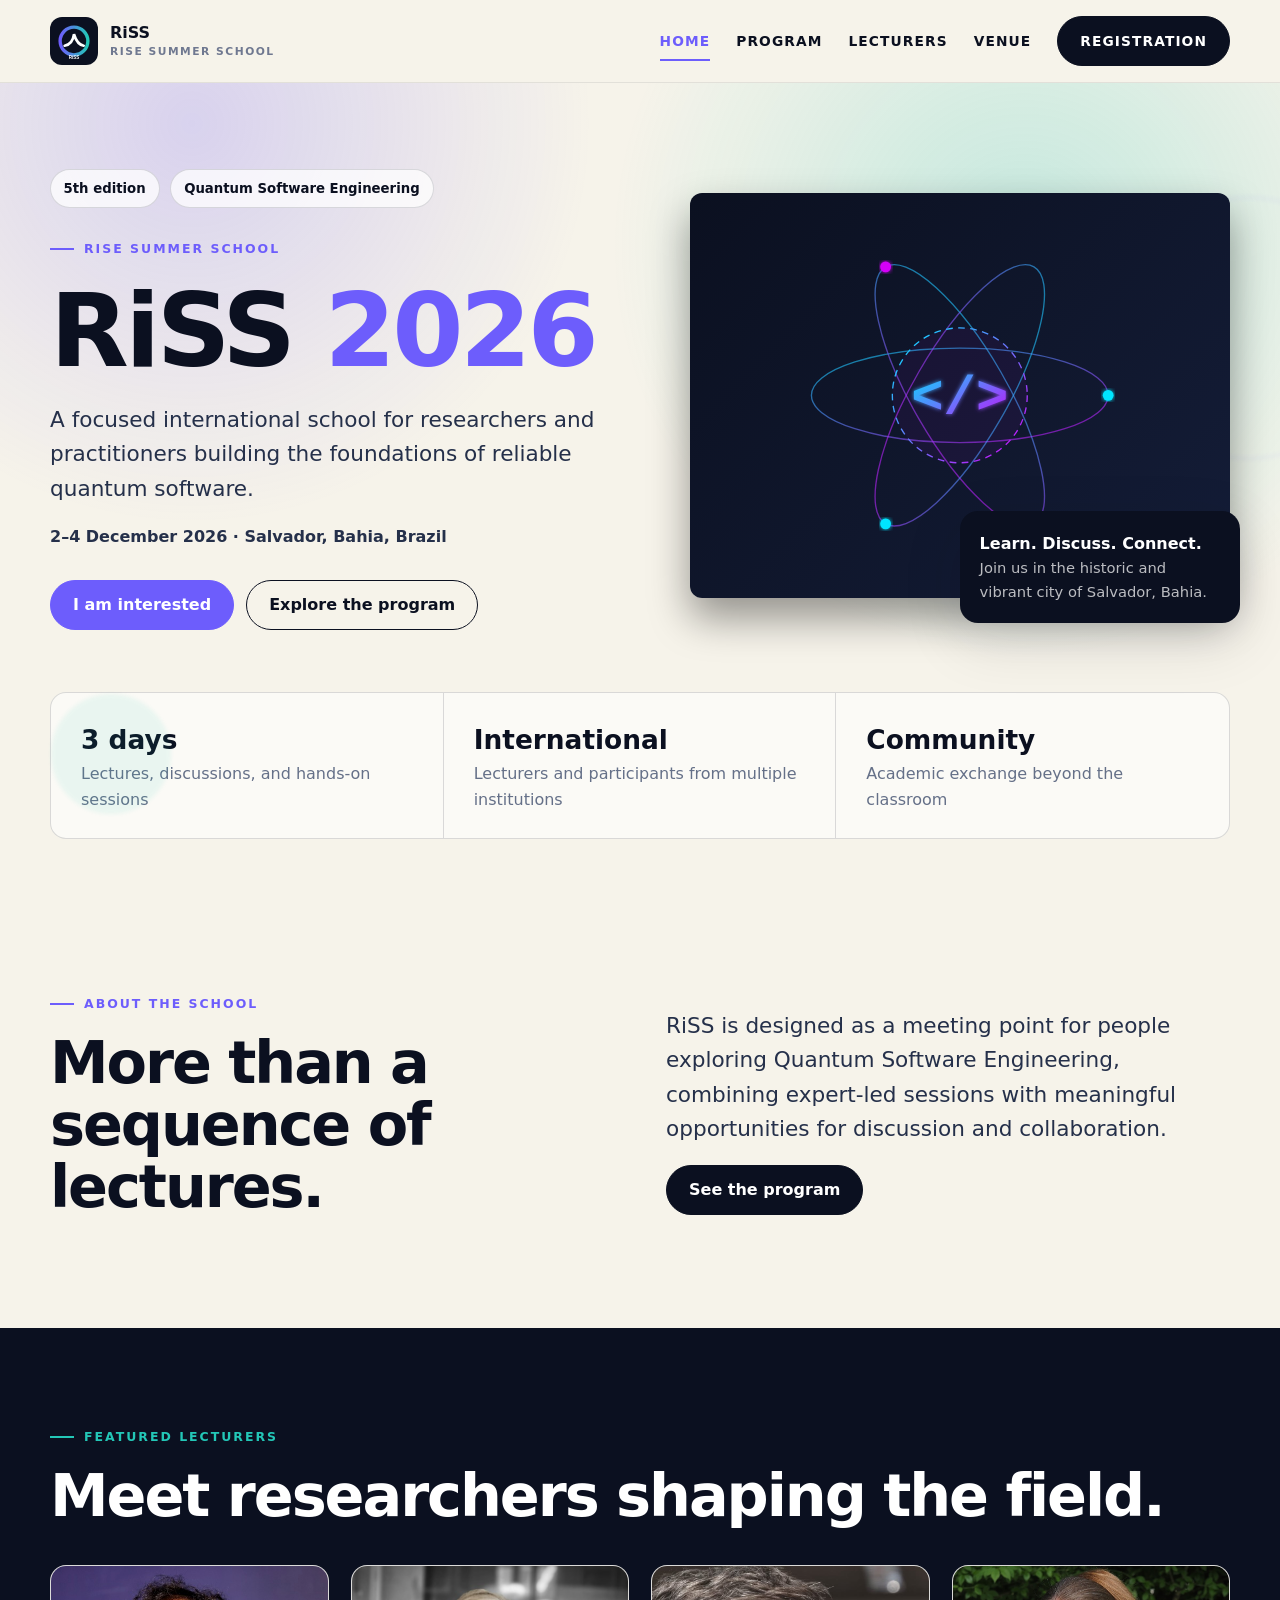
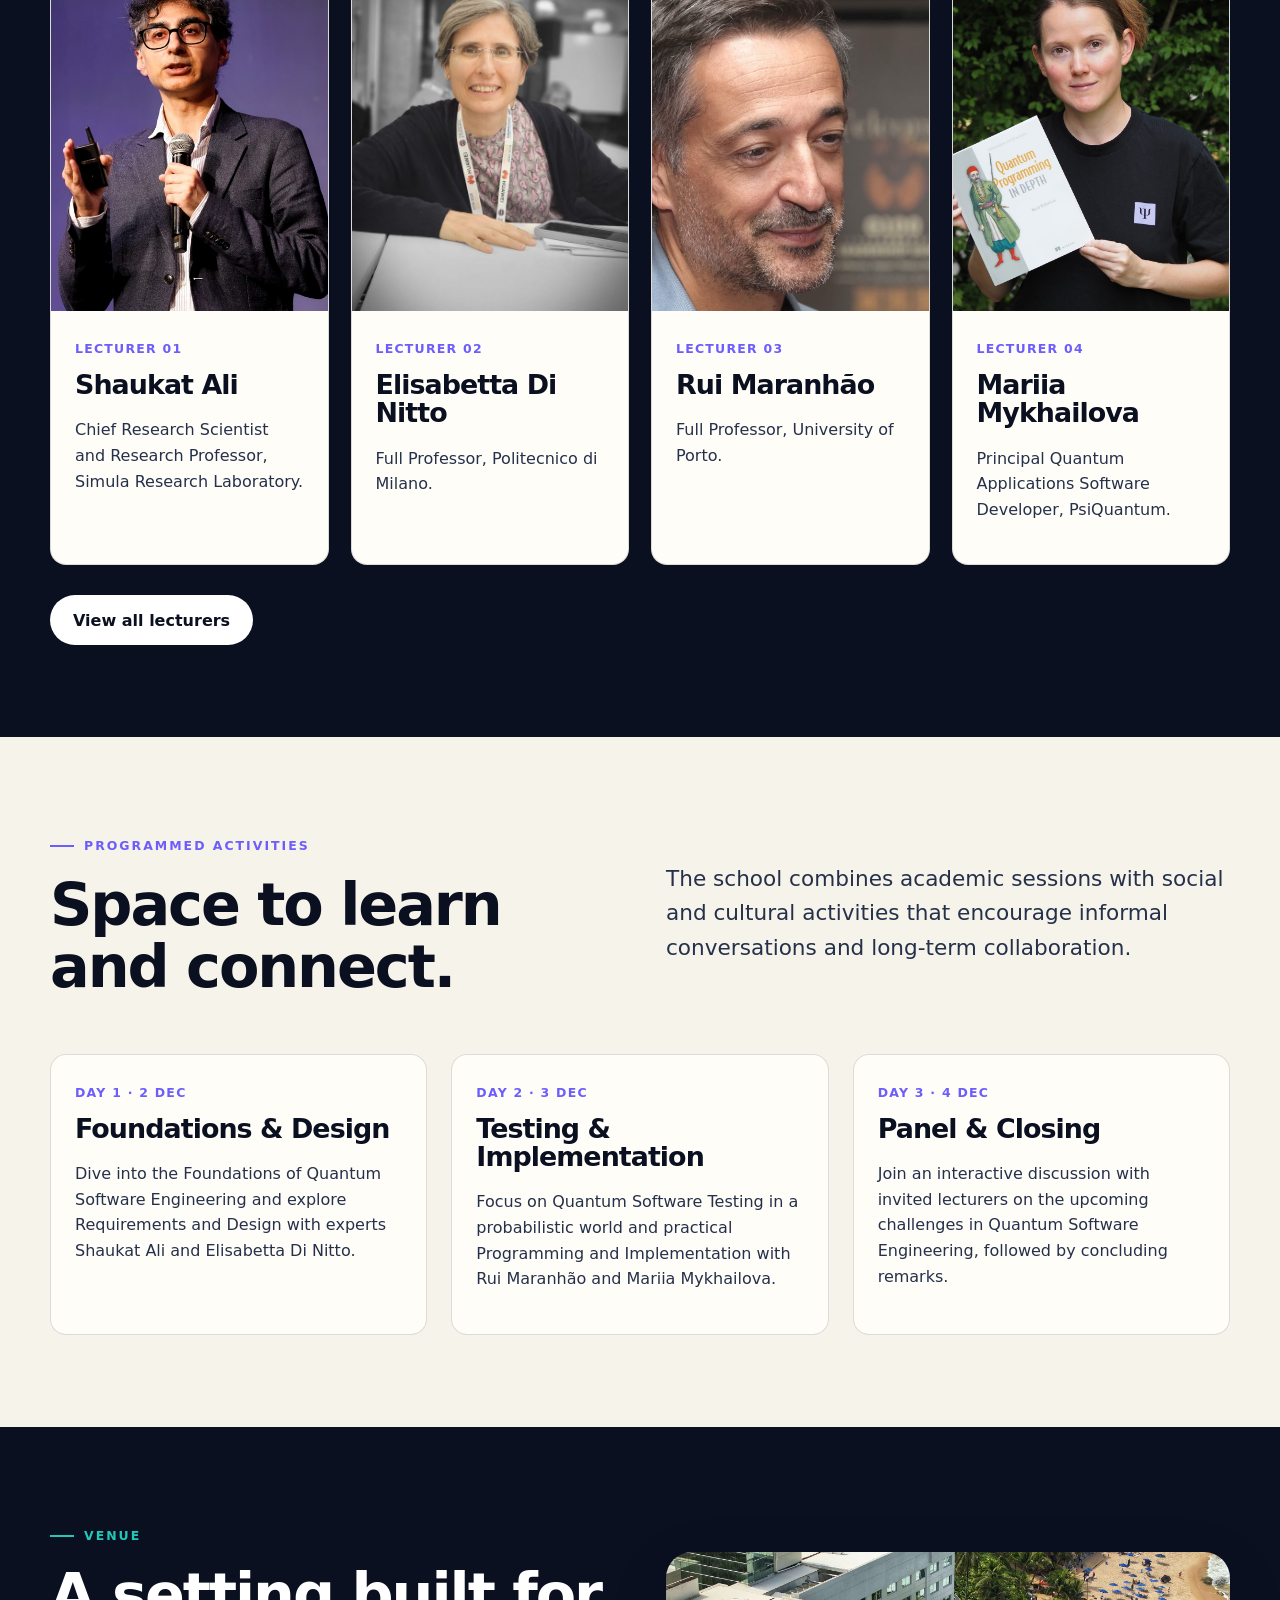
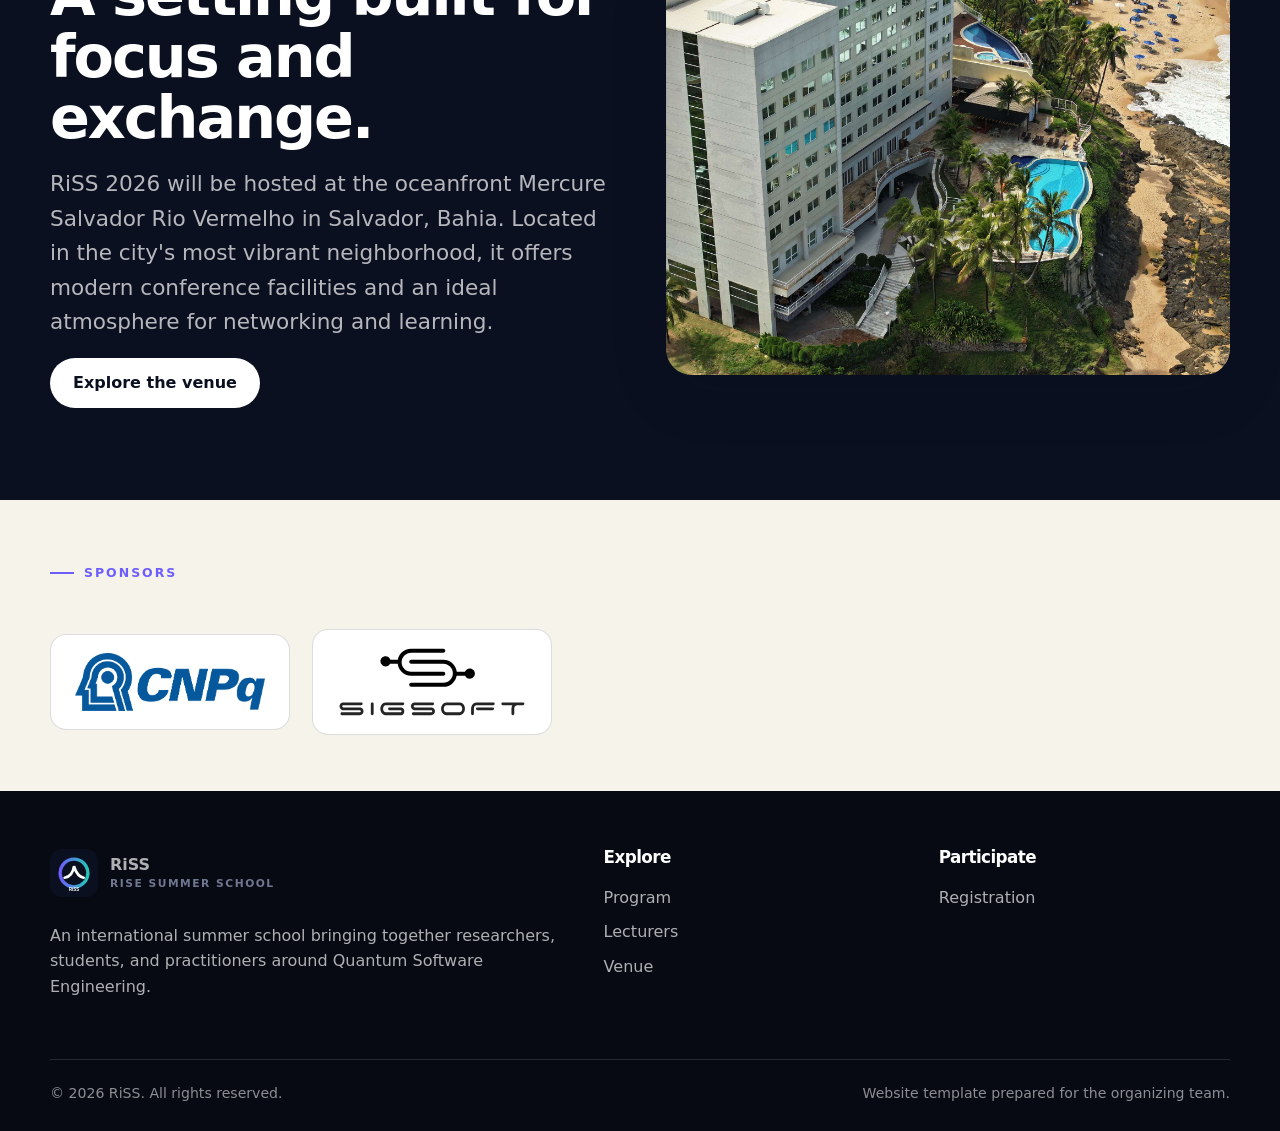
<file: index.html>
<!doctype html>
<html lang="en">
<head>
  <meta charset="utf-8">
  <meta name="viewport" content="width=device-width, initial-scale=1">
  <meta name="description" content="RiSS is an international summer school on Quantum Software Engineering.">
  <meta name="theme-color" content="#0b1020">
  <title>RiSS 2026 · RiSE Summer School</title>
  <link rel="icon" href="templates/branding/riss-logo-placeholder.svg" type="image/svg+xml">
  <link rel="stylesheet" href="assets/css/styles.css?v=20260727-2">
</head>
<body>
<a class="skip-link" href="#main">Skip to content</a>
<header class="site-header">
  <div class="container navbar">
    <a class="brand" href="index.html" aria-label="RiSS home">
      <img src="templates/branding/riss-logo-placeholder.svg" alt="RiSS logo">
      <span class="brand-text">RiSS <small>RiSE Summer School</small></span>
    </a>
    <button class="menu-button" type="button" data-menu-button aria-expanded="false" aria-controls="main-navigation">Menu</button>
    <nav class="nav-links" id="main-navigation" data-nav aria-label="Primary navigation">
      <a href="index.html" aria-current="page">Home</a>
      <a href="program.html" >Program</a>
      <a href="lecturers.html" >Lecturers</a>
      <a href="venue.html" >Venue</a>
      <a class="button button-primary" href="register.html" >Registration</a>
    </nav>
  </div>
</header>
<main id="main">
  <section class="hero">
    <div class="container">
      <div class="hero-grid">
        <div class="hero-copy">
          <div class="hero-kicker"><span class="pill">5th edition</span><span class="pill">Quantum Software Engineering</span></div>
          <p class="eyebrow">RiSE Summer School</p>
          <h1>RiSS <span>2026</span></h1>
          <p class="lead">A focused international school for researchers and practitioners building the foundations of reliable quantum software.</p>
          <p><strong>2–4 December 2026 · Salvador, Bahia, Brazil</strong></p>
          <div class="hero-actions"><a class="button button-accent" href="register.html">I am interested</a><a class="button button-ghost" href="program.html">Explore the program</a></div>
        </div>
        <div class="hero-art">
          <svg viewBox="0 0 800 600" xmlns="http://www.w3.org/2000/svg" aria-label="RiSS Quantum Software Engineering Logo" style="width: 100%; height: 100%; object-fit: cover; border-radius: 12px; background: linear-gradient(135deg, #0b1020, #141d38); box-shadow: 0 20px 40px rgba(0,0,0,0.4);">
            <defs>
              <linearGradient id="quantGrad" x1="0%" y1="0%" x2="100%" y2="100%">
                <stop offset="0%" stop-color="#00E5FF" />
                <stop offset="100%" stop-color="#D500F9" />
              </linearGradient>
              <filter id="glow">
                <feGaussianBlur stdDeviation="3" result="coloredBlur"/>
                <feMerge>
                  <feMergeNode in="coloredBlur"/>
                  <feMergeNode in="SourceGraphic"/>
                </feMerge>
              </filter>
            </defs>
            <g transform="translate(400, 300)">
              <!-- Qubit Orbits (Quantum) -->
              <ellipse rx="220" ry="70" fill="none" stroke="url(#quantGrad)" stroke-width="2" opacity="0.6" transform="rotate(0)" />
              <ellipse rx="220" ry="70" fill="none" stroke="url(#quantGrad)" stroke-width="2" opacity="0.6" transform="rotate(60)" />
              <ellipse rx="220" ry="70" fill="none" stroke="url(#quantGrad)" stroke-width="2" opacity="0.6" transform="rotate(120)" />
              <!-- Quantum States / Nodes -->
              <circle cx="220" cy="0" r="8" fill="#00E5FF" filter="url(#glow)"/>
              <circle cx="-110" cy="-190.5" r="8" fill="#D500F9" filter="url(#glow)"/>
              <circle cx="-110" cy="190.5" r="8" fill="#00E5FF" filter="url(#glow)"/>
              <!-- Inner Bloch Sphere -->
              <circle r="100" fill="rgba(213, 0, 249, 0.05)" stroke="url(#quantGrad)" stroke-width="2" stroke-dasharray="10 8" />
              <!-- Brackets (Software Engineering) -->
              <text x="0" y="26" font-family="monospace" font-size="80" font-weight="bold" fill="url(#quantGrad)" text-anchor="middle" filter="url(#glow)">&lt;/&gt;</text>
            </g>
          </svg>
          <div class="hero-card"><strong>Learn. Discuss. Connect.</strong><p>Join us in the historic and vibrant city of Salvador, Bahia.</p></div>
        </div>
      </div>
      <div class="stat-strip" aria-label="Event highlights">
        <div class="stat"><strong>3 days</strong><span>Lectures, discussions, and hands-on sessions</span></div>
        <div class="stat"><strong>International</strong><span>Lecturers and participants from multiple institutions</span></div>
        <div class="stat"><strong>Community</strong><span>Academic exchange beyond the classroom</span></div>
      </div>
    </div>
  </section>

  <section class="section">
    <div class="container grid-2">
      <div><p class="eyebrow">About the school</p><h2>More than a sequence of lectures.</h2></div>
      <div><p class="lead">RiSS is designed as a meeting point for people exploring Quantum Software Engineering, combining expert-led sessions with meaningful opportunities for discussion and collaboration.</p><a class="button button-primary" href="program.html">See the program</a></div>
    </div>
  </section>

  <section class="section dark-section">
    <div class="container">
      <p class="eyebrow">Featured lecturers</p><h2>Meet researchers shaping the field.</h2>
      <div class="grid-4" style="margin-top:38px">
        <article class="person-card"><img src="templates/people/shaukat-ali.jpg" alt="Shaukat Ali speaking at an event"><div class="card-body"><span class="card-tag">Lecturer 01</span><h3>Shaukat Ali</h3><p>Chief Research Scientist and Research Professor, Simula Research Laboratory.</p></div></article>
        <article class="person-card"><img src="templates/people/elisabetta-di-nitto.jpg" alt="Elisabetta Di Nitto"><div class="card-body"><span class="card-tag">Lecturer 02</span><h3>Elisabetta Di Nitto</h3><p>Full Professor, Politecnico di Milano.</p></div></article>
        <article class="person-card"><img src="templates/people/rui-maranhao.jpeg" alt="Rui Maranhão"><div class="card-body"><span class="card-tag">Lecturer 03</span><h3>Rui Maranhão</h3><p>Full Professor, University of Porto.</p></div></article>
        <article class="person-card"><img src="templates/people/mariia-mykhailova.jpg" alt="Mariia Mykhailova"><div class="card-body"><span class="card-tag">Lecturer 04</span><h3>Mariia Mykhailova</h3><p>Principal Quantum Applications Software Developer, PsiQuantum.</p></div></article>
      </div>
      <div style="margin-top:30px"><a class="button button-light" href="lecturers.html">View all lecturers</a></div>
    </div>
  </section>

  <section class="section">
    <div class="container">
      <div class="grid-2"><div><p class="eyebrow">Programmed activities</p><h2>Space to learn and connect.</h2></div><p class="lead">The school combines academic sessions with social and cultural activities that encourage informal conversations and long-term collaboration.</p></div>
      <div class="grid-3" style="margin-top:38px">
        <article class="card">
          <div class="card-body">
            <span class="card-tag">Day 1 · 2 Dec</span>
            <h3>Foundations &amp; Design</h3>
            <p>Dive into the Foundations of Quantum Software Engineering and explore Requirements and Design with experts Shaukat Ali and Elisabetta Di Nitto.</p>
          </div>
        </article>
        <article class="card">
          <div class="card-body">
            <span class="card-tag">Day 2 · 3 Dec</span>
            <h3>Testing &amp; Implementation</h3>
            <p>Focus on Quantum Software Testing in a probabilistic world and practical Programming and Implementation with Rui Maranhão and Mariia Mykhailova.</p>
          </div>
        </article>
        <article class="card">
          <div class="card-body">
            <span class="card-tag">Day 3 · 4 Dec</span>
            <h3>Panel &amp; Closing</h3>
            <p>Join an interactive discussion with invited lecturers on the upcoming challenges in Quantum Software Engineering, followed by concluding remarks.</p>
          </div>
        </article>
      </div>
    </div>
  </section>

  <section class="section dark-section">
    <div class="container grid-2">
      <div>
        <p class="eyebrow">Venue</p>
        <h2>A setting built for focus and exchange.</h2>
        <p class="lead">RiSS 2026 will be hosted at the oceanfront Mercure Salvador Rio Vermelho in Salvador, Bahia. Located in the city's most vibrant neighborhood, it offers modern conference facilities and an ideal atmosphere for networking and learning.</p>
        <a class="button button-light" href="venue.html">Explore the venue</a>
      </div>
      <img class="feature-image" style="object-fit: cover;" src="templates/venue/venue-main.jpg" alt="Ocean view from a hotel in Salvador, Bahia">
    </div>
  </section>

  <section class="section-sm">
    <div class="container"><p class="eyebrow">Sponsors</p><div class="logo-row" style="margin-top:28px"><a href="https://www.gov.br/cnpq" target="_blank" rel="noopener noreferrer" aria-label="Visit CNPq"><img src="templates/sponsors/cnpq.png" alt="CNPq"></a><a href="https://www2.sigsoft.org/" target="_blank" rel="noopener noreferrer" aria-label="Visit ACM SIGSOFT"><img src="templates/sponsors/sigsoft.svg" alt="ACM SIGSOFT"></a></div></div>
  </section>
</main>
<footer class="site-footer">
  <div class="container">
    <div class="footer-grid">
      <div>
        <a class="brand" href="index.html">
          <img src="templates/branding/riss-logo-placeholder.svg" alt="RiSS logo">
          <span class="brand-text">RiSS <small>RiSE Summer School</small></span>
        </a>
        <p style="margin-top:18px;max-width:560px">An international summer school bringing together researchers, students, and practitioners around Quantum Software Engineering.</p>
      </div>
      <div>
        <h3 style="font-size:1.05rem">Explore</h3>
        <div class="footer-links">
          <a href="program.html">Program</a><a href="lecturers.html">Lecturers</a><a href="venue.html">Venue</a>
        </div>
      </div>
      <div>
        <h3 style="font-size:1.05rem">Participate</h3>
        <div class="footer-links">
          <a href="register.html">Registration</a>
        </div>
      </div>
    </div>
    <div class="footer-bottom"><span>© <span data-current-year></span> RiSS. All rights reserved.</span><span>Website template prepared for the organizing team.</span></div>
  </div>
</footer>
<script src="assets/js/site.js"></script>

</body>
</html>
</file>
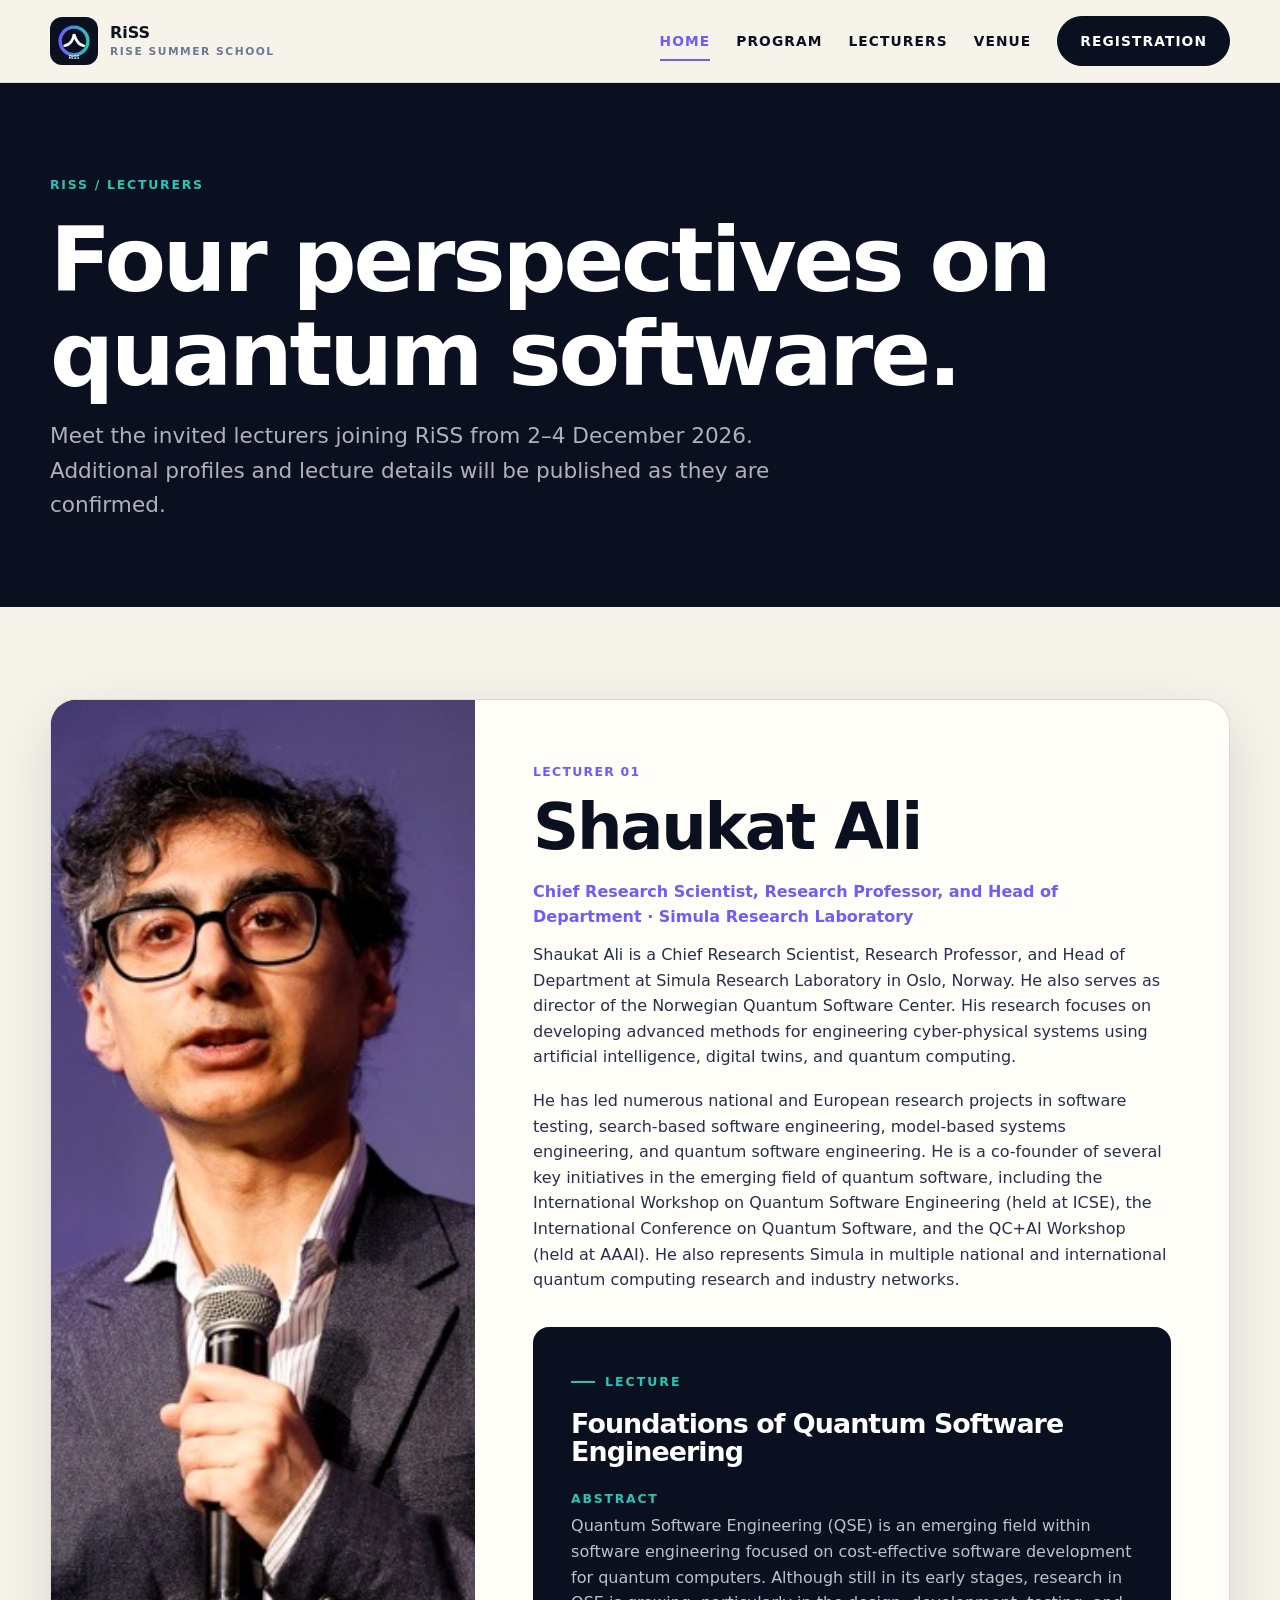
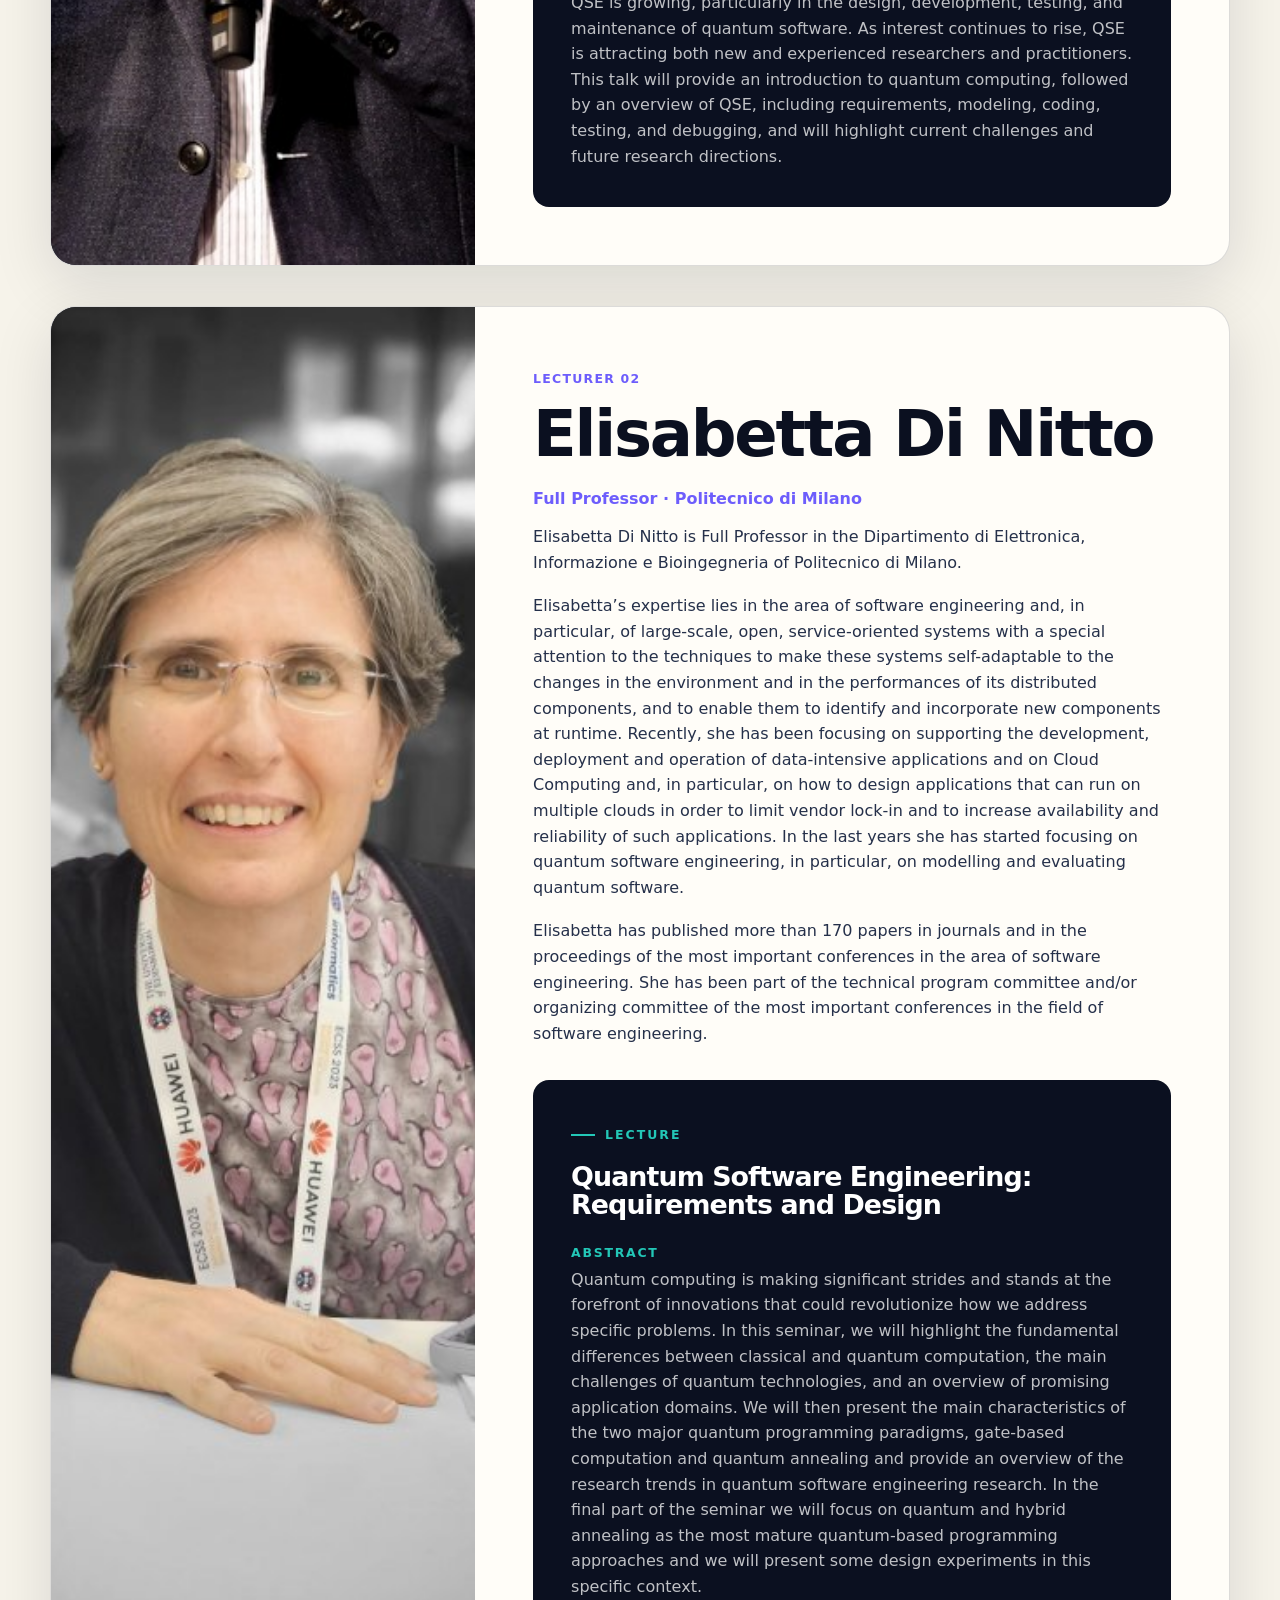
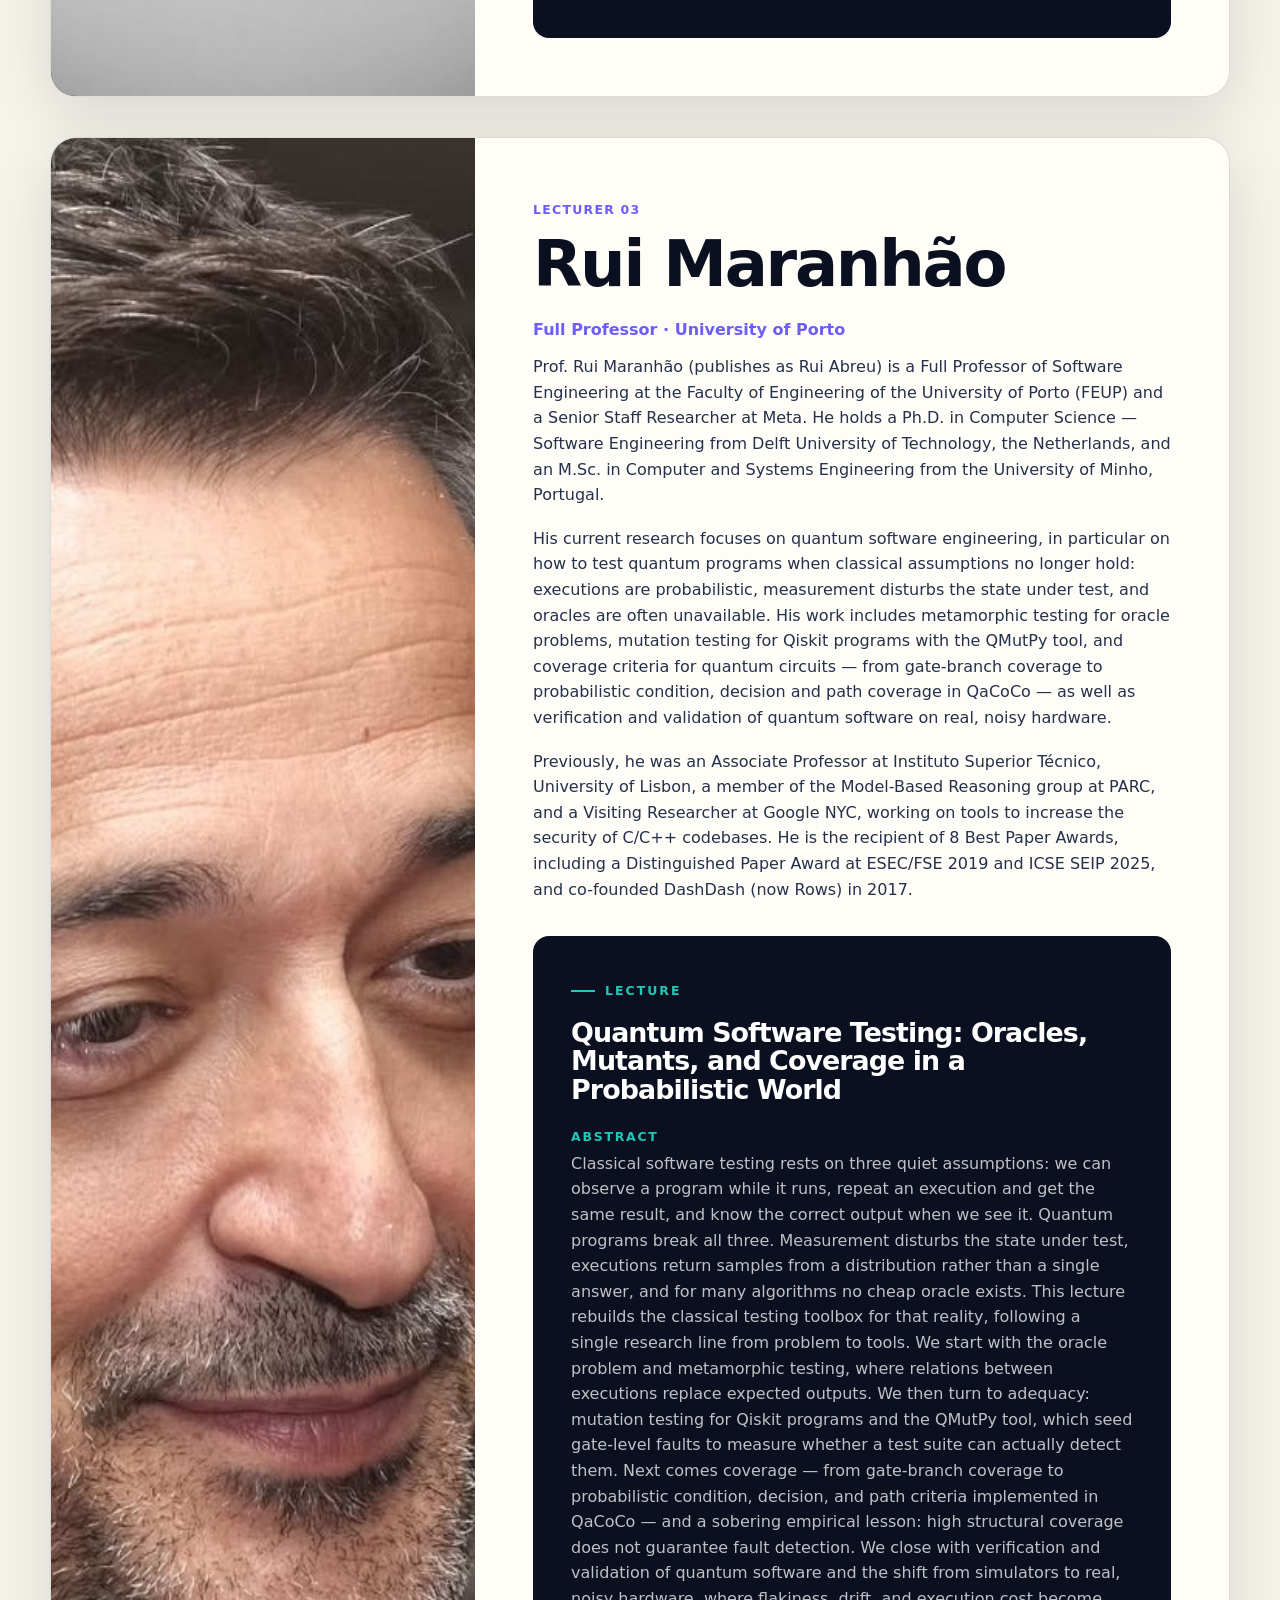
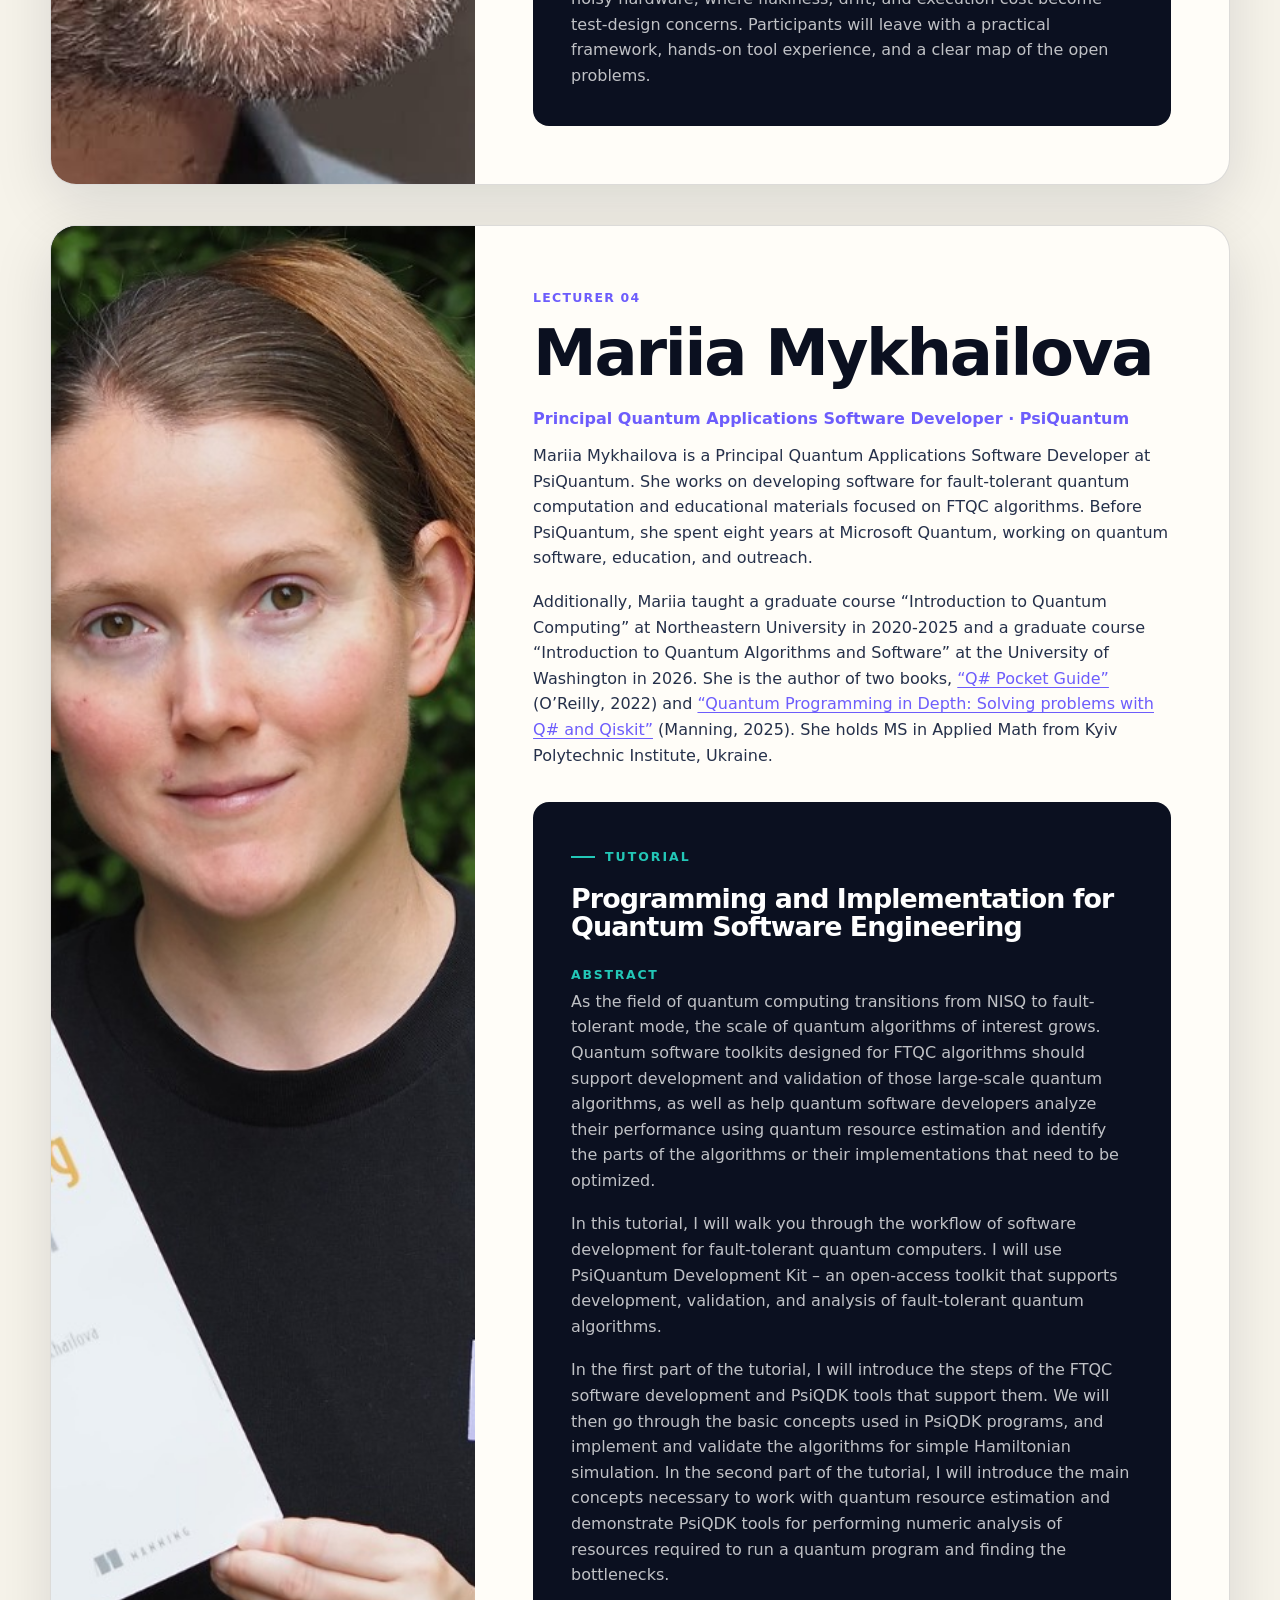
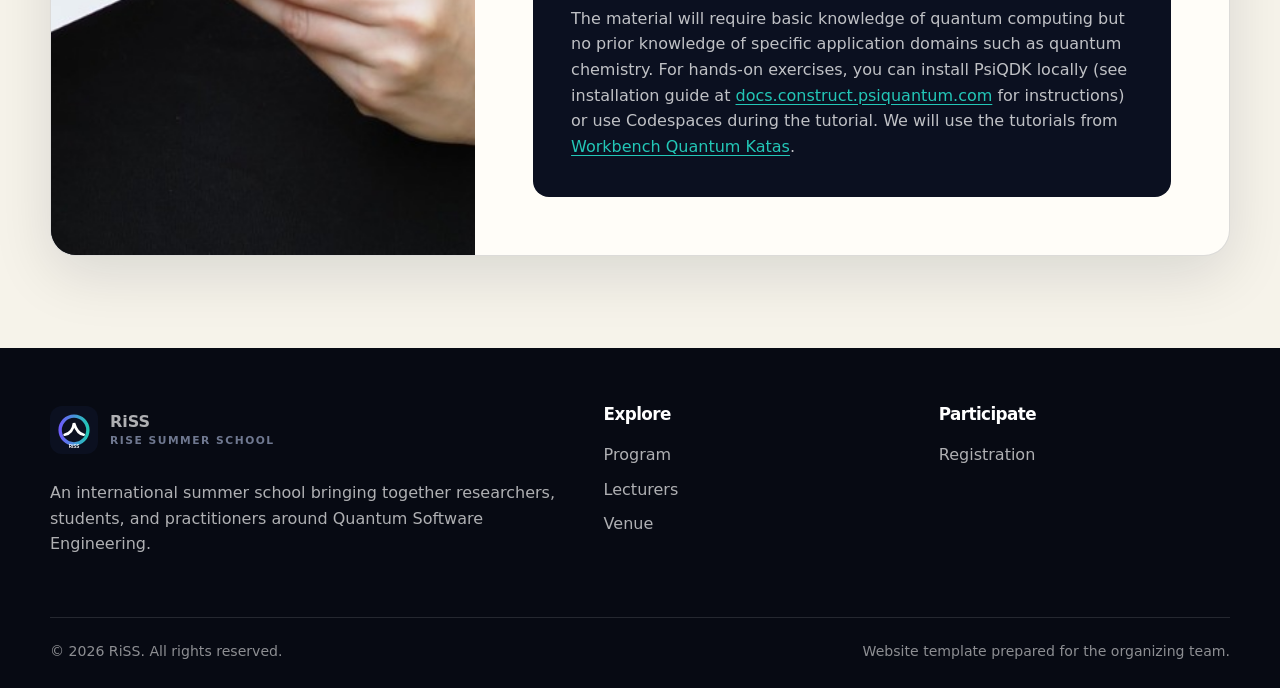
<file: lecturers.html>
<!doctype html>
<html lang="en">
<head>
  <meta charset="utf-8">
  <meta name="viewport" content="width=device-width, initial-scale=1">
  <meta name="description" content="Meet the RiSS Summer School lecturers.">
  <meta name="theme-color" content="#0b1020">
  <title>Lecturers · RiSS</title>
  <link rel="icon" href="templates/branding/riss-logo-placeholder.svg" type="image/svg+xml">
  <link rel="stylesheet" href="assets/css/styles.css">
</head>
<body>
<a class="skip-link" href="#main">Skip to content</a>
<header class="site-header">
  <div class="container navbar">
    <a class="brand" href="index.html" aria-label="RiSS home">
      <img src="templates/branding/riss-logo-placeholder.svg" alt="RiSS logo">
      <span class="brand-text">RiSS <small>RiSE Summer School</small></span>
    </a>
    <button class="menu-button" type="button" data-menu-button aria-expanded="false" aria-controls="main-navigation">Menu</button>
    <nav class="nav-links" id="main-navigation" data-nav aria-label="Primary navigation">
      <a href="index.html" aria-current="page">Home</a>
      <a href="program.html" >Program</a>
      <a href="lecturers.html" >Lecturers</a>
      <a href="venue.html" >Venue</a>
      <a class="button button-primary" href="register.html" >Registration</a>
    </nav>
  </div>
</header>
<main id="main">
  <section class="page-hero"><div class="container"><div class="breadcrumb">RiSS / Lecturers</div><h1>Four perspectives on quantum software.</h1><p class="lead">Meet the invited lecturers joining RiSS from 2–4 December 2026. Additional profiles and lecture details will be published as they are confirmed.</p></div></section>
  <section class="section"><div class="container">
    <article class="lecturer-feature" id="shaukat-ali">
      <div class="lecturer-portrait"><img src="templates/people/shaukat-ali.jpg" alt="Shaukat Ali speaking at an event"></div>
      <div class="lecturer-content">
        <span class="card-tag">Lecturer 01</span>
        <h2>Shaukat Ali</h2>
        <p class="person-meta">Chief Research Scientist, Research Professor, and Head of Department · Simula Research Laboratory</p>
        <p>Shaukat Ali is a Chief Research Scientist, Research Professor, and Head of Department at Simula Research Laboratory in Oslo, Norway. He also serves as director of the Norwegian Quantum Software Center. His research focuses on developing advanced methods for engineering cyber-physical systems using artificial intelligence, digital twins, and quantum computing.</p>
        <p>He has led numerous national and European research projects in software testing, search-based software engineering, model-based systems engineering, and quantum software engineering. He is a co-founder of several key initiatives in the emerging field of quantum software, including the International Workshop on Quantum Software Engineering (held at ICSE), the International Conference on Quantum Software, and the QC+AI Workshop (held at AAAI). He also represents Simula in multiple national and international quantum computing research and industry networks.</p>
        <div class="talk-card">
          <p class="eyebrow">Lecture</p>
          <h3>Foundations of Quantum Software Engineering</h3>
          <h4>Abstract</h4>
          <p>Quantum Software Engineering (QSE) is an emerging field within software engineering focused on cost-effective software development for quantum computers. Although still in its early stages, research in QSE is growing, particularly in the design, development, testing, and maintenance of quantum software. As interest continues to rise, QSE is attracting both new and experienced researchers and practitioners. This talk will provide an introduction to quantum computing, followed by an overview of QSE, including requirements, modeling, coding, testing, and debugging, and will highlight current challenges and future research directions.</p>
        </div>
      </div>
    </article>

    <article class="lecturer-feature" id="elisabetta-di-nitto">
      <div class="lecturer-portrait"><img src="templates/people/elisabetta-di-nitto.jpg" alt="Elisabetta Di Nitto"></div>
      <div class="lecturer-content">
        <span class="card-tag">Lecturer 02</span>
        <h2>Elisabetta Di Nitto</h2>
        <p class="person-meta">Full Professor · Politecnico di Milano</p>
        <p>Elisabetta Di Nitto is Full Professor in the Dipartimento di Elettronica, Informazione e Bioingegneria of Politecnico di Milano.</p>
        <p>Elisabetta’s expertise lies in the area of software engineering and, in particular, of large-scale, open, service-oriented systems with a special attention to the techniques to make these systems self-adaptable to the changes in the environment and in the performances of its distributed components, and to enable them to identify and incorporate new components at runtime. Recently, she has been focusing on supporting the development, deployment and operation of data-intensive applications and on Cloud Computing and, in particular, on how to design applications that can run on multiple clouds in order to limit vendor lock-in and to increase availability and reliability of such applications. In the last years she has started focusing on quantum software engineering, in particular, on modelling and evaluating quantum software.</p>
        <p>Elisabetta has published more than 170 papers in journals and in the proceedings of the most important conferences in the area of software engineering. She has been part of the technical program committee and/or organizing committee of the most important conferences in the field of software engineering.</p>
        <div class="talk-card">
          <p class="eyebrow">Lecture</p>
          <h3>Quantum Software Engineering: Requirements and Design</h3>
          <h4>Abstract</h4>
          <p>Quantum computing is making significant strides and stands at the forefront of innovations that could revolutionize how we address specific problems. In this seminar, we will highlight the fundamental differences between classical and quantum computation, the main challenges of quantum technologies, and an overview of promising application domains. We will then present the main characteristics of the two major quantum programming paradigms, gate-based computation and quantum annealing and provide an overview of the research trends in quantum software engineering research. In the final part of the seminar we will focus on quantum and hybrid annealing as the most mature quantum-based programming approaches and we will present some design experiments in this specific context.</p>
        </div>
      </div>
    </article>

    <article class="lecturer-feature" id="rui-maranhao">
      <div class="lecturer-portrait">
        <img src="templates/people/rui-maranhao.jpeg" alt="Rui Maranhão" style="object-fit: cover; object-position: center;">
      </div>
      <div class="lecturer-content">
        <span class="card-tag">Lecturer 03</span>
        <h2>Rui Maranhão</h2>
        <p class="person-meta">Full Professor · University of Porto</p>
        <p>Prof. Rui Maranhão (publishes as Rui Abreu) is a Full Professor of Software Engineering at the Faculty of Engineering of the University of Porto (FEUP) and a Senior Staff Researcher at Meta. He holds a Ph.D. in Computer Science — Software Engineering from Delft University of Technology, the Netherlands, and an M.Sc. in Computer and Systems Engineering from the University of Minho, Portugal.</p>
        <p>His current research focuses on quantum software engineering, in particular on how to test quantum programs when classical assumptions no longer hold: executions are probabilistic, measurement disturbs the state under test, and oracles are often unavailable. His work includes metamorphic testing for oracle problems, mutation testing for Qiskit programs with the QMutPy tool, and coverage criteria for quantum circuits — from gate-branch coverage to probabilistic condition, decision and path coverage in QaCoCo — as well as verification and validation of quantum software on real, noisy hardware. </p>
        <p>Previously, he was an Associate Professor at Instituto Superior Técnico, University of Lisbon, a member of the Model-Based Reasoning group at PARC, and a Visiting Researcher at Google NYC, working on tools to increase the security of C/C++ codebases. He is the recipient of 8 Best Paper Awards, including a Distinguished Paper Award at ESEC/FSE 2019 and ICSE SEIP 2025, and co-founded DashDash (now Rows) in 2017.</p>
        <div class="talk-card">
          <p class="eyebrow">Lecture</p>
          <h3>Quantum Software Testing: Oracles, Mutants, and Coverage in a Probabilistic World</h3>
          <h4>Abstract</h4>
          <p>Classical software testing rests on three quiet assumptions: we can observe a program while it runs, repeat an execution and get the same result, and know the correct output when we see it. Quantum programs break all three. Measurement disturbs the state under test, executions return samples from a distribution rather than a single answer, and for many algorithms no cheap oracle exists. This lecture rebuilds the classical testing toolbox for that reality, following a single research line from problem to tools. We start with the oracle problem and metamorphic testing, where relations between executions replace expected outputs. We then turn to adequacy: mutation testing for Qiskit programs and the QMutPy tool, which seed gate-level faults to measure whether a test suite can actually detect them. Next comes coverage &mdash; from gate-branch coverage to probabilistic condition, decision, and path criteria implemented in QaCoCo &mdash; and a sobering empirical lesson: high structural coverage does not guarantee fault detection. We close with verification and validation of quantum software and the shift from simulators to real, noisy hardware, where flakiness, drift, and execution cost become test-design concerns. Participants will leave with a practical framework, hands-on tool experience, and a clear map of the open problems.</p>
        </div>
      </div>
    </article>

    <article class="lecturer-feature" id="mariia-mykhailova">
      <div class="lecturer-portrait"><img src="templates/people/mariia-mykhailova.jpg" alt="Mariia Mykhailova"></div>
      <div class="lecturer-content">
        <span class="card-tag">Lecturer 04</span>
        <h2>Mariia Mykhailova</h2>
        <p class="person-meta">Principal Quantum Applications Software Developer · PsiQuantum</p>
        <p>Mariia Mykhailova is a Principal Quantum Applications Software Developer at PsiQuantum. She works on developing software for fault-tolerant quantum computation and educational materials focused on FTQC algorithms. Before PsiQuantum, she spent eight years at Microsoft Quantum, working on quantum software, education, and outreach.</p>
        <p>Additionally, Mariia taught a graduate course &ldquo;Introduction to Quantum Computing&rdquo; at Northeastern University in 2020-2025 and a graduate course &ldquo;Introduction to Quantum Algorithms and Software&rdquo; at the University of Washington in 2026. She is the author of two books, <a href="https://www.oreilly.com/library/view/q-pocket-guide/9781098108854/" target="_blank" rel="noopener noreferrer">&ldquo;Q# Pocket Guide&rdquo;</a> (O&rsquo;Reilly, 2022) and <a href="https://www.manning.com/books/quantum-programming-in-depth" target="_blank" rel="noopener noreferrer">&ldquo;Quantum Programming in Depth: Solving problems with Q# and Qiskit&rdquo;</a> (Manning, 2025). She holds MS in Applied Math from Kyiv Polytechnic Institute, Ukraine.</p>
        <div class="talk-card">
          <p class="eyebrow">Tutorial</p>
          <h3>Programming and Implementation for Quantum Software Engineering</h3>
          <h4>Abstract</h4>
          <p>As the field of quantum computing transitions from NISQ to fault-tolerant mode, the scale of quantum algorithms of interest grows. Quantum software toolkits designed for FTQC algorithms should support development and validation of those large-scale quantum algorithms, as well as help quantum software developers analyze their performance using quantum resource estimation and identify the parts of the algorithms or their implementations that need to be optimized.</p>
          <p>In this tutorial, I will walk you through the workflow of software development for fault-tolerant quantum computers. I will use PsiQuantum Development Kit &ndash; an open-access toolkit that supports development, validation, and analysis of fault-tolerant quantum algorithms.</p>
          <p>In the first part of the tutorial, I will introduce the steps of the FTQC software development and PsiQDK tools that support them. We will then go through the basic concepts used in PsiQDK programs, and implement and validate the algorithms for simple Hamiltonian simulation. In the second part of the tutorial, I will introduce the main concepts necessary to work with quantum resource estimation and demonstrate PsiQDK tools for performing numeric analysis of resources required to run a quantum program and finding the bottlenecks.</p>
          <p>The material will require basic knowledge of quantum computing but no prior knowledge of specific application domains such as quantum chemistry. For hands-on exercises, you can install PsiQDK locally (see installation guide at <a href="https://docs.construct.psiquantum.com/psiqdk/installation.html" target="_blank" rel="noopener noreferrer">docs.construct.psiquantum.com</a> for instructions) or use Codespaces during the tutorial. We will use the tutorials from <a href="https://github.com/PsiQ/workbench-quantum-katas" target="_blank" rel="noopener noreferrer">Workbench Quantum Katas</a>.</p>
        </div>
      </div>
    </article>
  </div></section>
</main>
<footer class="site-footer">
  <div class="container">
    <div class="footer-grid">
      <div>
        <a class="brand" href="index.html">
          <img src="templates/branding/riss-logo-placeholder.svg" alt="RiSS logo">
          <span class="brand-text">RiSS <small>RiSE Summer School</small></span>
        </a>
        <p style="margin-top:18px;max-width:560px">An international summer school bringing together researchers, students, and practitioners around Quantum Software Engineering.</p>
      </div>
      <div>
        <h3 style="font-size:1.05rem">Explore</h3>
        <div class="footer-links">
          <a href="program.html">Program</a><a href="lecturers.html">Lecturers</a><a href="venue.html">Venue</a>
        </div>
      </div>
      <div>
        <h3 style="font-size:1.05rem">Participate</h3>
        <div class="footer-links">
          <a href="register.html">Registration</a>
        </div>
      </div>
    </div>
    <div class="footer-bottom"><span>© <span data-current-year></span> RiSS. All rights reserved.</span><span>Website template prepared for the organizing team.</span></div>
  </div>
</footer>
<script src="assets/js/site.js"></script>

</body>
</html>
</file>
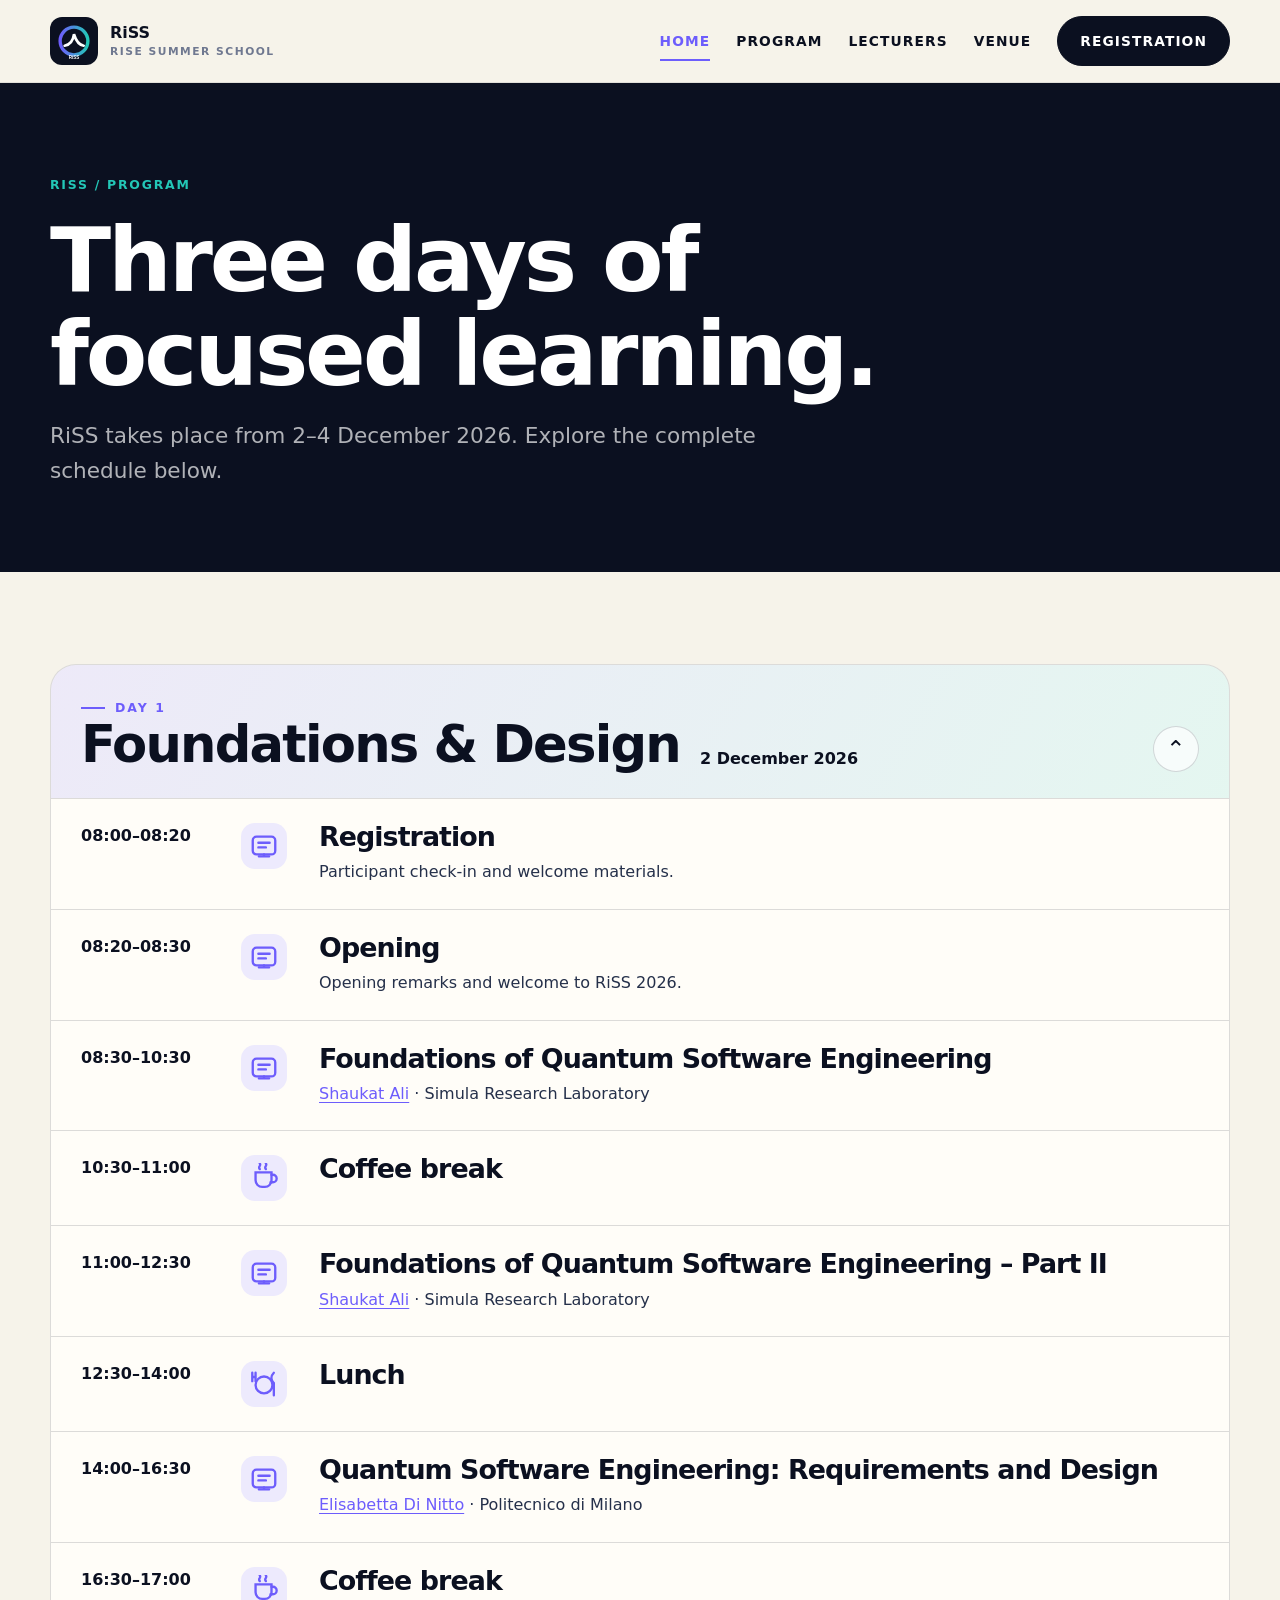
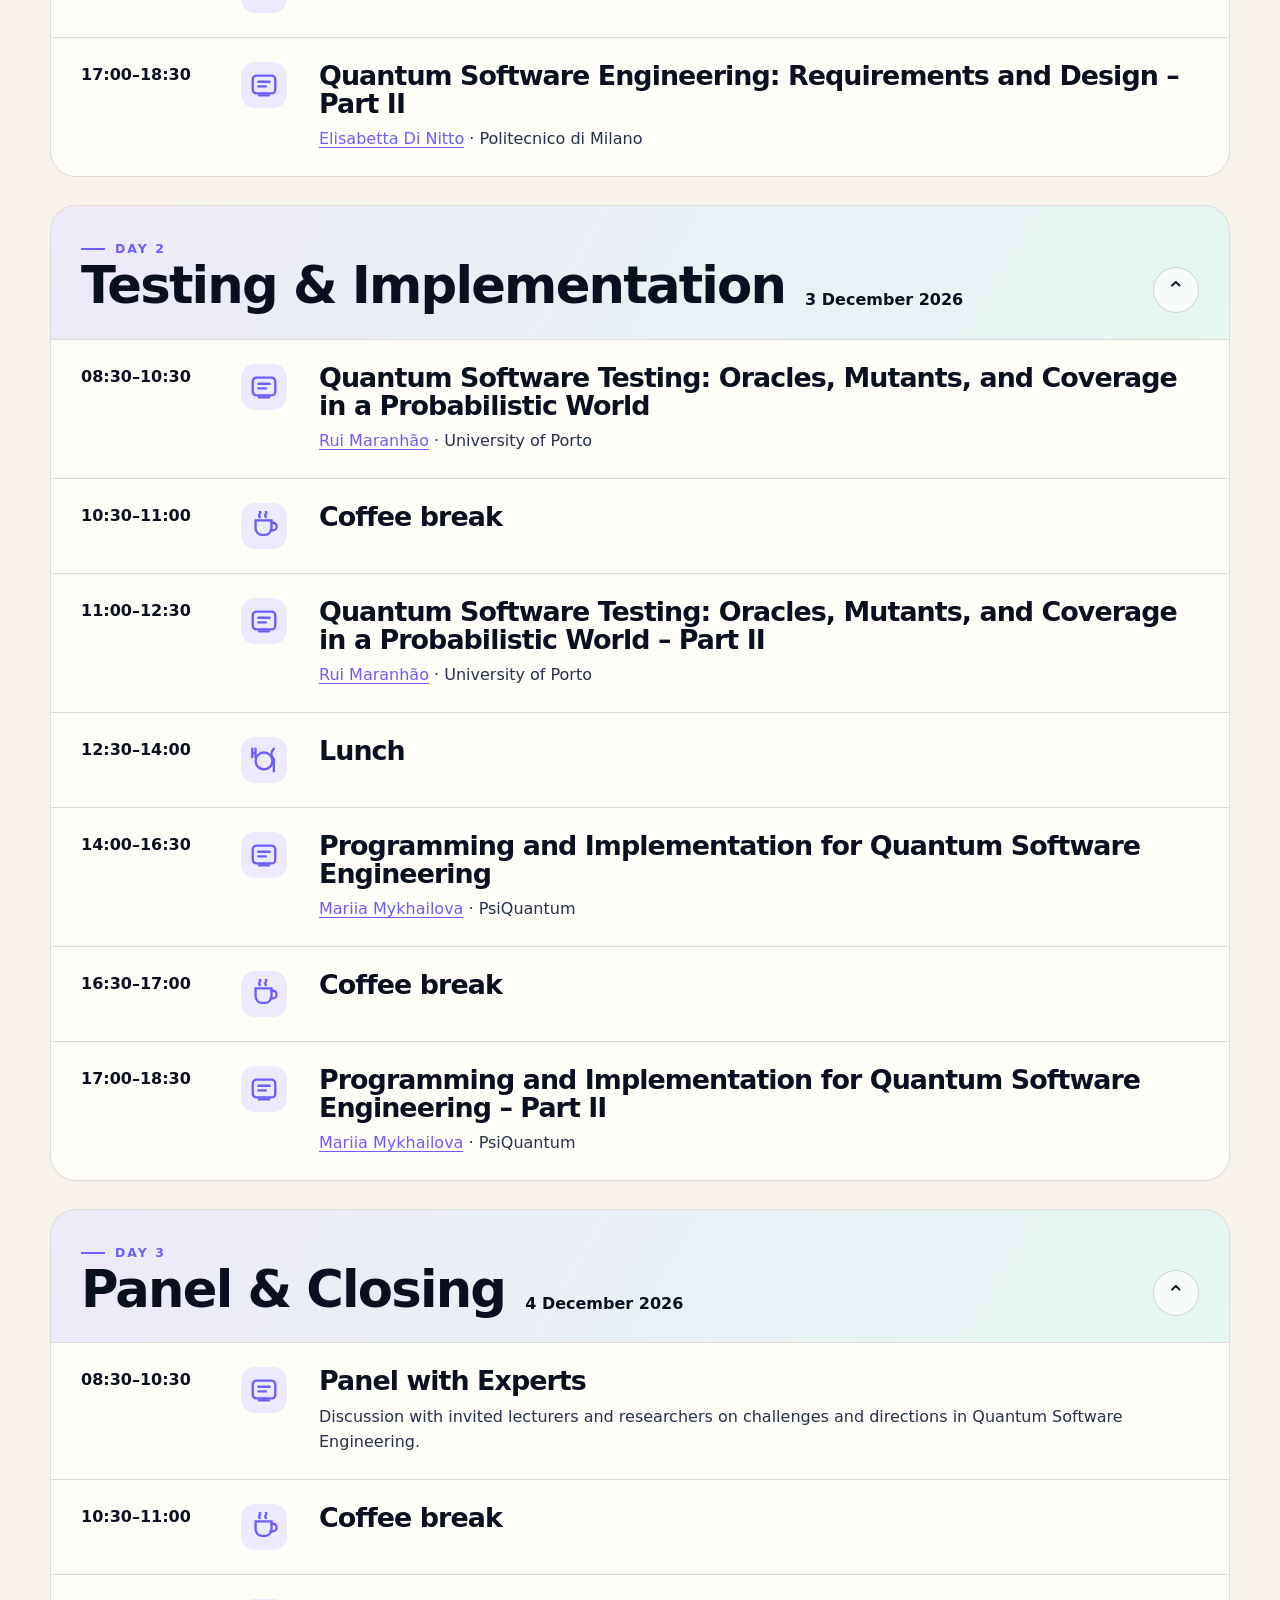
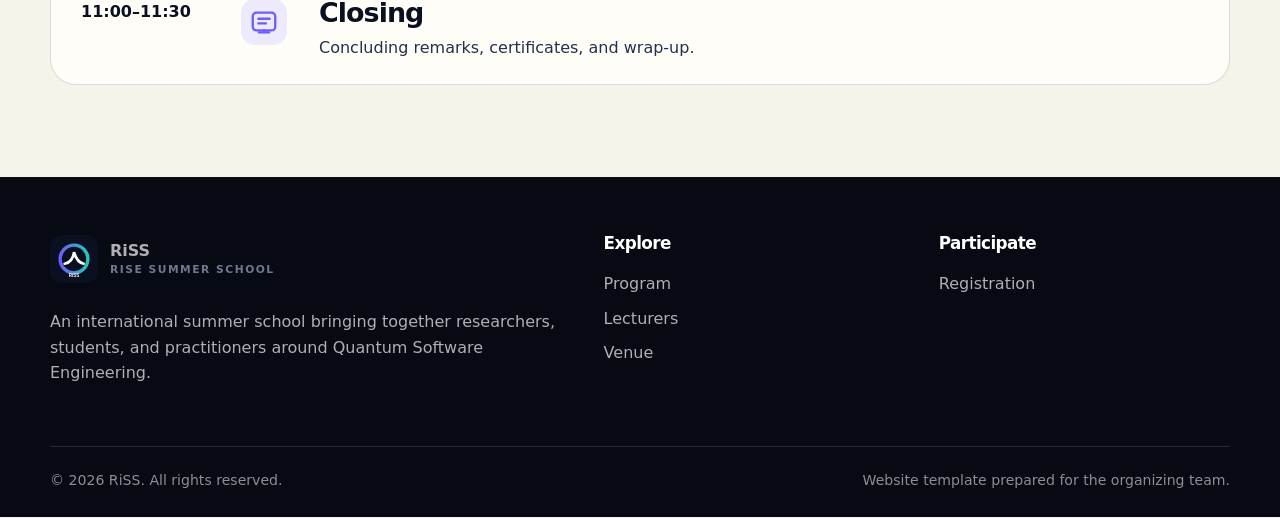
<file: program.html>
<!doctype html>
<html lang="en">
<head>
  <meta charset="utf-8">
  <meta name="viewport" content="width=device-width, initial-scale=1">
  <meta name="description" content="Explore the RiSS Summer School program.">
  <meta name="theme-color" content="#0b1020">
  <title>Program · RiSS</title>
  <link rel="icon" href="templates/branding/riss-logo-placeholder.svg" type="image/svg+xml">
  <link rel="stylesheet" href="assets/css/styles.css">
</head>
<body>
<a class="skip-link" href="#main">Skip to content</a>
<header class="site-header">
  <div class="container navbar">
    <a class="brand" href="index.html" aria-label="RiSS home">
      <img src="templates/branding/riss-logo-placeholder.svg" alt="RiSS logo">
      <span class="brand-text">RiSS <small>RiSE Summer School</small></span>
    </a>
    <button class="menu-button" type="button" data-menu-button aria-expanded="false" aria-controls="main-navigation">Menu</button>
    <nav class="nav-links" id="main-navigation" data-nav aria-label="Primary navigation">
      <a href="index.html" aria-current="page">Home</a>
      <a href="program.html" >Program</a>
      <a href="lecturers.html" >Lecturers</a>
      <a href="venue.html" >Venue</a>
      <a class="button button-primary" href="register.html" >Registration</a>
    </nav>
  </div>
</header>
<main id="main">
  <section class="page-hero"><div class="container"><div class="breadcrumb">RiSS / Program</div><h1>Three days of focused learning.</h1><p class="lead">RiSS takes place from 2–4 December 2026. Explore the complete schedule below.</p></div></section>
  <section class="section"><div class="container">
    <div class="schedule">
      <article class="day"><header class="day-header"><div><span class="eyebrow">Day 1</span><h2>Foundations &amp; Design</h2></div><strong>2 December 2026</strong></header>
        <div class="session"><time>08:00–08:20</time><img class="session-icon" src="templates/icons/session.svg" alt=""><div><h3>Registration</h3><p>Participant check-in and welcome materials.</p></div></div>
        <div class="session"><time>08:20–08:30</time><img class="session-icon" src="templates/icons/session.svg" alt=""><div><h3>Opening</h3><p>Opening remarks and welcome to RiSS 2026.</p></div></div>
        <div class="session"><time>08:30–10:30</time><img class="session-icon" src="templates/icons/session.svg" alt=""><div><h3>Foundations of Quantum Software Engineering</h3><p><a href="lecturers.html#shaukat-ali">Shaukat Ali</a> · Simula Research Laboratory</p></div></div>
        <div class="session"><time>10:30–11:00</time><img class="session-icon" src="templates/icons/coffee.svg" alt=""><div><h3>Coffee break</h3></div></div>
        <div class="session"><time>11:00–12:30</time><img class="session-icon" src="templates/icons/session.svg" alt=""><div><h3>Foundations of Quantum Software Engineering – Part II</h3><p><a href="lecturers.html#shaukat-ali">Shaukat Ali</a> · Simula Research Laboratory</p></div></div>
        <div class="session"><time>12:30–14:00</time><img class="session-icon" src="templates/icons/meal.svg" alt=""><div><h3>Lunch</h3></div></div>
        <div class="session"><time>14:00–16:30</time><img class="session-icon" src="templates/icons/session.svg" alt=""><div><h3>Quantum Software Engineering: Requirements and Design</h3><p><a href="lecturers.html#elisabetta-di-nitto">Elisabetta Di Nitto</a> · Politecnico di Milano</p></div></div>
        <div class="session"><time>16:30–17:00</time><img class="session-icon" src="templates/icons/coffee.svg" alt=""><div><h3>Coffee break</h3></div></div>
        <div class="session"><time>17:00–18:30</time><img class="session-icon" src="templates/icons/session.svg" alt=""><div><h3>Quantum Software Engineering: Requirements and Design – Part II</h3><p><a href="lecturers.html#elisabetta-di-nitto">Elisabetta Di Nitto</a> · Politecnico di Milano</p></div></div>
      </article>
      <article class="day"><header class="day-header"><div><span class="eyebrow">Day 2</span><h2>Testing &amp; Implementation</h2></div><strong>3 December 2026</strong></header>
        <div class="session"><time>08:30–10:30</time><img class="session-icon" src="templates/icons/session.svg" alt=""><div><h3>Quantum Software Testing: Oracles, Mutants, and Coverage in a Probabilistic World</h3><p><a href="lecturers.html#rui-maranhao">Rui Maranhão</a> · University of Porto</p></div></div>
        <div class="session"><time>10:30–11:00</time><img class="session-icon" src="templates/icons/coffee.svg" alt=""><div><h3>Coffee break</h3></div></div>
        <div class="session"><time>11:00–12:30</time><img class="session-icon" src="templates/icons/session.svg" alt=""><div><h3>Quantum Software Testing: Oracles, Mutants, and Coverage in a Probabilistic World – Part II</h3><p><a href="lecturers.html#rui-maranhao">Rui Maranhão</a> · University of Porto</p></div></div>
        <div class="session"><time>12:30–14:00</time><img class="session-icon" src="templates/icons/meal.svg" alt=""><div><h3>Lunch</h3></div></div>
        <div class="session"><time>14:00–16:30</time><img class="session-icon" src="templates/icons/session.svg" alt=""><div><h3>Programming and Implementation for Quantum Software Engineering</h3><p><a href="lecturers.html#mariia-mykhailova">Mariia Mykhailova</a> · PsiQuantum</p></div></div>
        <div class="session"><time>16:30–17:00</time><img class="session-icon" src="templates/icons/coffee.svg" alt=""><div><h3>Coffee break</h3></div></div>
        <div class="session"><time>17:00–18:30</time><img class="session-icon" src="templates/icons/session.svg" alt=""><div><h3>Programming and Implementation for Quantum Software Engineering – Part II</h3><p><a href="lecturers.html#mariia-mykhailova">Mariia Mykhailova</a> · PsiQuantum</p></div></div>
      </article>
      <article class="day"><header class="day-header"><div><span class="eyebrow">Day 3</span><h2>Panel &amp; Closing</h2></div><strong>4 December 2026</strong></header>
        <div class="session"><time>08:30–10:30</time><img class="session-icon" src="templates/icons/session.svg" alt=""><div><h3>Panel with Experts</h3><p>Discussion with invited lecturers and researchers on challenges and directions in Quantum Software Engineering.</p></div></div>
        <div class="session"><time>10:30–11:00</time><img class="session-icon" src="templates/icons/coffee.svg" alt=""><div><h3>Coffee break</h3></div></div>
        <div class="session"><time>11:00–11:30</time><img class="session-icon" src="templates/icons/session.svg" alt=""><div><h3>Closing</h3><p>Concluding remarks, certificates, and wrap-up.</p></div></div>
      </article>
    </div>
  </div></section>
</main>
<footer class="site-footer">
  <div class="container">
    <div class="footer-grid">
      <div>
        <a class="brand" href="index.html">
          <img src="templates/branding/riss-logo-placeholder.svg" alt="RiSS logo">
          <span class="brand-text">RiSS <small>RiSE Summer School</small></span>
        </a>
        <p style="margin-top:18px;max-width:560px">An international summer school bringing together researchers, students, and practitioners around Quantum Software Engineering.</p>
      </div>
      <div>
        <h3 style="font-size:1.05rem">Explore</h3>
        <div class="footer-links">
          <a href="program.html">Program</a><a href="lecturers.html">Lecturers</a><a href="venue.html">Venue</a>
        </div>
      </div>
      <div>
        <h3 style="font-size:1.05rem">Participate</h3>
        <div class="footer-links">
          <a href="register.html">Registration</a>
        </div>
      </div>
    </div>
    <div class="footer-bottom"><span>© <span data-current-year></span> RiSS. All rights reserved.</span><span>Website template prepared for the organizing team.</span></div>
  </div>
</footer>
<script src="assets/js/site.js"></script>

</body>
</html>
</file>
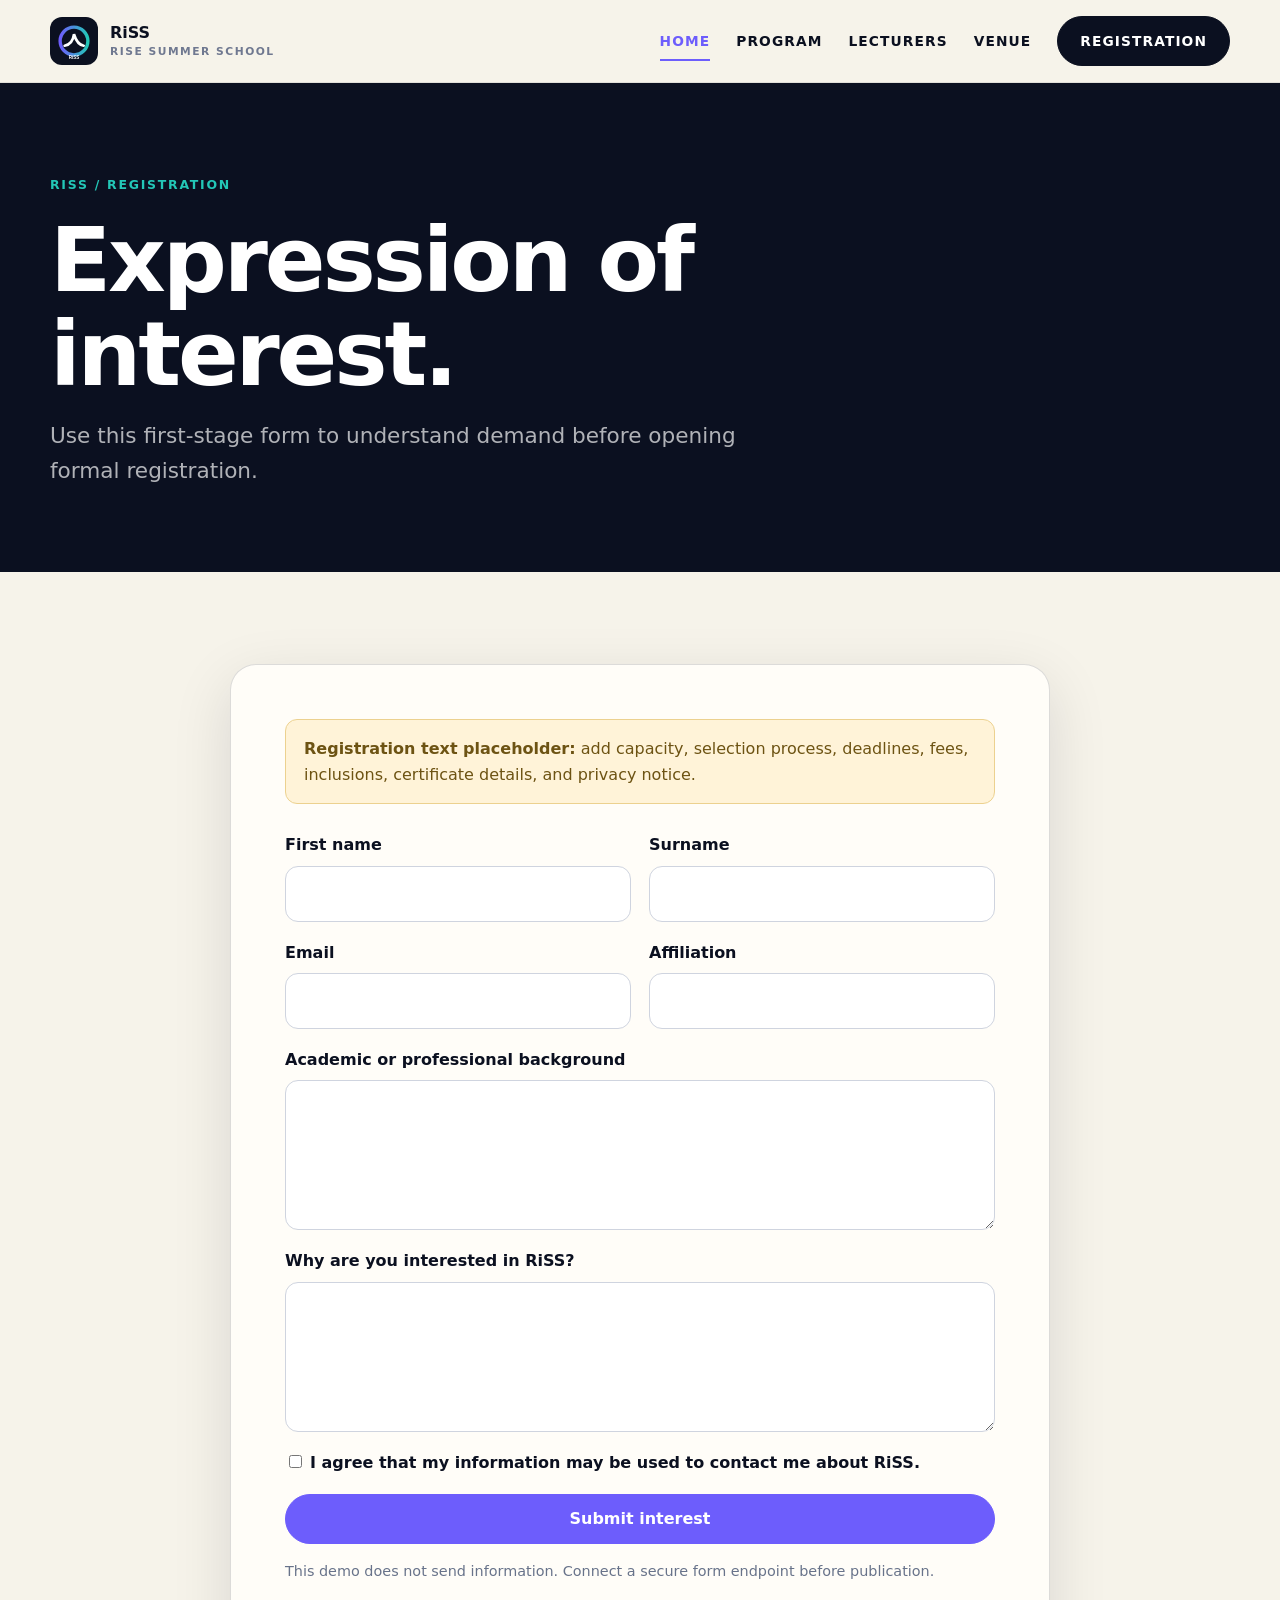
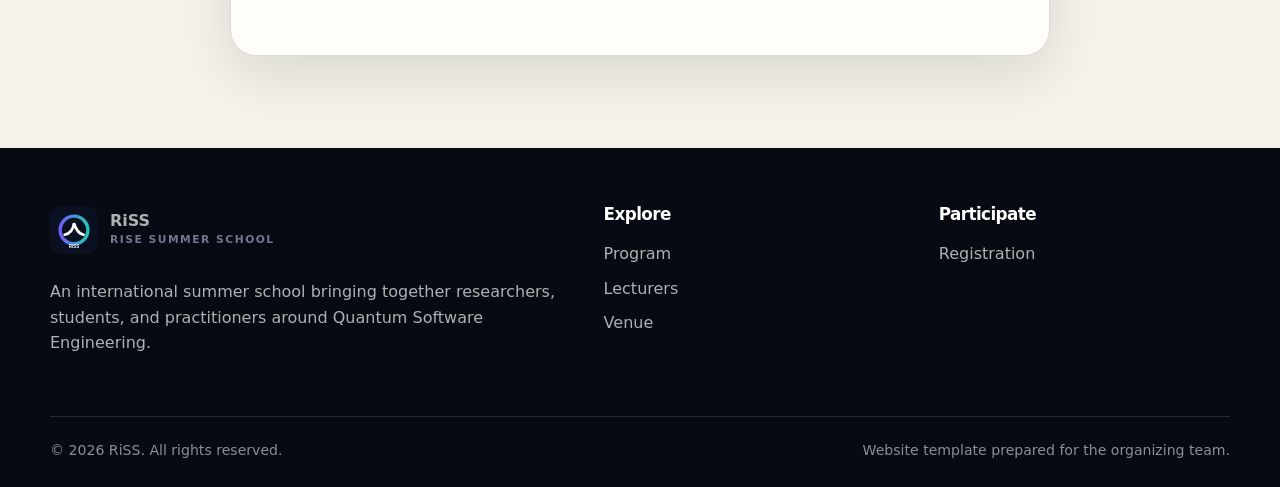
<file: register.html>
<!doctype html>
<html lang="en">
<head>
  <meta charset="utf-8">
  <meta name="viewport" content="width=device-width, initial-scale=1">
  <meta name="description" content="Submit an expression of interest for RiSS.">
  <meta name="theme-color" content="#0b1020">
  <title>Expression of interest · RiSS</title>
  <link rel="icon" href="templates/branding/riss-logo-placeholder.svg" type="image/svg+xml">
  <link rel="stylesheet" href="assets/css/styles.css">
</head>
<body>
<a class="skip-link" href="#main">Skip to content</a>
<header class="site-header">
  <div class="container navbar">
    <a class="brand" href="index.html" aria-label="RiSS home">
      <img src="templates/branding/riss-logo-placeholder.svg" alt="RiSS logo">
      <span class="brand-text">RiSS <small>RiSE Summer School</small></span>
    </a>
    <button class="menu-button" type="button" data-menu-button aria-expanded="false" aria-controls="main-navigation">Menu</button>
    <nav class="nav-links" id="main-navigation" data-nav aria-label="Primary navigation">
      <a href="index.html" aria-current="page">Home</a>
      <a href="program.html" >Program</a>
      <a href="lecturers.html" >Lecturers</a>
      <a href="venue.html" >Venue</a>
      <a class="button button-primary" href="register.html" >Registration</a>
    </nav>
  </div>
</header>
<main id="main">
  <section class="page-hero"><div class="container"><div class="breadcrumb">RiSS / Registration</div><h1>Expression of interest.</h1><p class="lead">Use this first-stage form to understand demand before opening formal registration.</p></div></section>
  <section class="section"><div class="container"><div class="form-card">
    <div class="notice" style="margin-bottom:28px"><strong>Registration text placeholder:</strong> add capacity, selection process, deadlines, fees, inclusions, certificate details, and privacy notice.</div>
    <form data-demo-form>
      <div class="form-grid">
        <div class="field"><label for="first-name">First name</label><input id="first-name" name="firstName" autocomplete="given-name" required></div>
        <div class="field"><label for="last-name">Surname</label><input id="last-name" name="lastName" autocomplete="family-name" required></div>
        <div class="field"><label for="email">Email</label><input id="email" name="email" type="email" autocomplete="email" required></div>
        <div class="field"><label for="affiliation">Affiliation</label><input id="affiliation" name="affiliation" required></div>
        <div class="field full"><label for="background">Academic or professional background</label><textarea id="background" name="background" maxlength="600" required></textarea></div>
        <div class="field full"><label for="interest">Why are you interested in RiSS?</label><textarea id="interest" name="interest" maxlength="600" required></textarea></div>
        <div class="field full"><label><input type="checkbox" required style="width:auto;margin-right:8px">I agree that my information may be used to contact me about RiSS.</label></div>
        <div class="field full"><button class="button button-accent" type="submit">Submit interest</button></div>
      </div>
      <p class="form-note">This demo does not send information. Connect a secure form endpoint before publication.</p><div class="form-status" role="status"></div>
    </form>
  </div></div></section>
</main>
<footer class="site-footer">
  <div class="container">
    <div class="footer-grid">
      <div>
        <a class="brand" href="index.html">
          <img src="templates/branding/riss-logo-placeholder.svg" alt="RiSS logo">
          <span class="brand-text">RiSS <small>RiSE Summer School</small></span>
        </a>
        <p style="margin-top:18px;max-width:560px">An international summer school bringing together researchers, students, and practitioners around Quantum Software Engineering.</p>
      </div>
      <div>
        <h3 style="font-size:1.05rem">Explore</h3>
        <div class="footer-links">
          <a href="program.html">Program</a><a href="lecturers.html">Lecturers</a><a href="venue.html">Venue</a>
        </div>
      </div>
      <div>
        <h3 style="font-size:1.05rem">Participate</h3>
        <div class="footer-links">
          <a href="register.html">Registration</a>
        </div>
      </div>
    </div>
    <div class="footer-bottom"><span>© <span data-current-year></span> RiSS. All rights reserved.</span><span>Website template prepared for the organizing team.</span></div>
  </div>
</footer>
<script src="assets/js/site.js"></script>

</body>
</html>
</file>
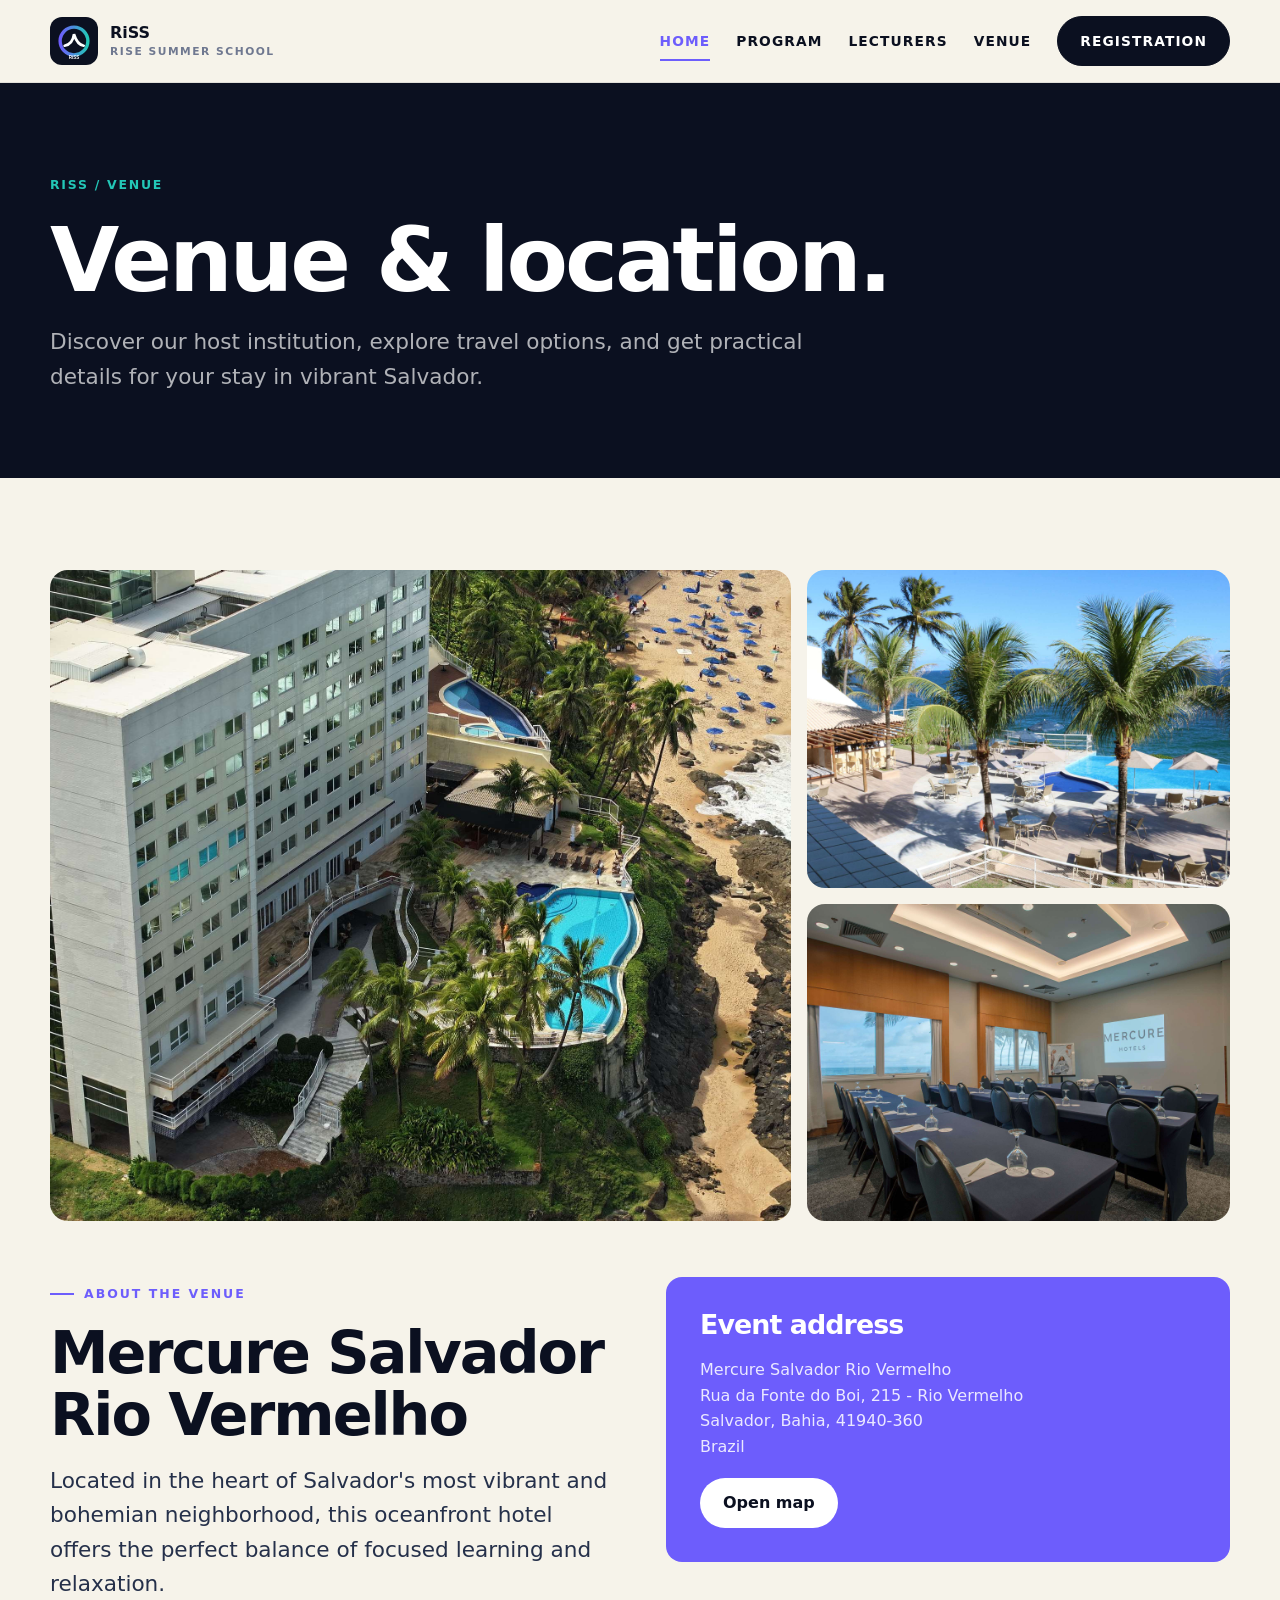
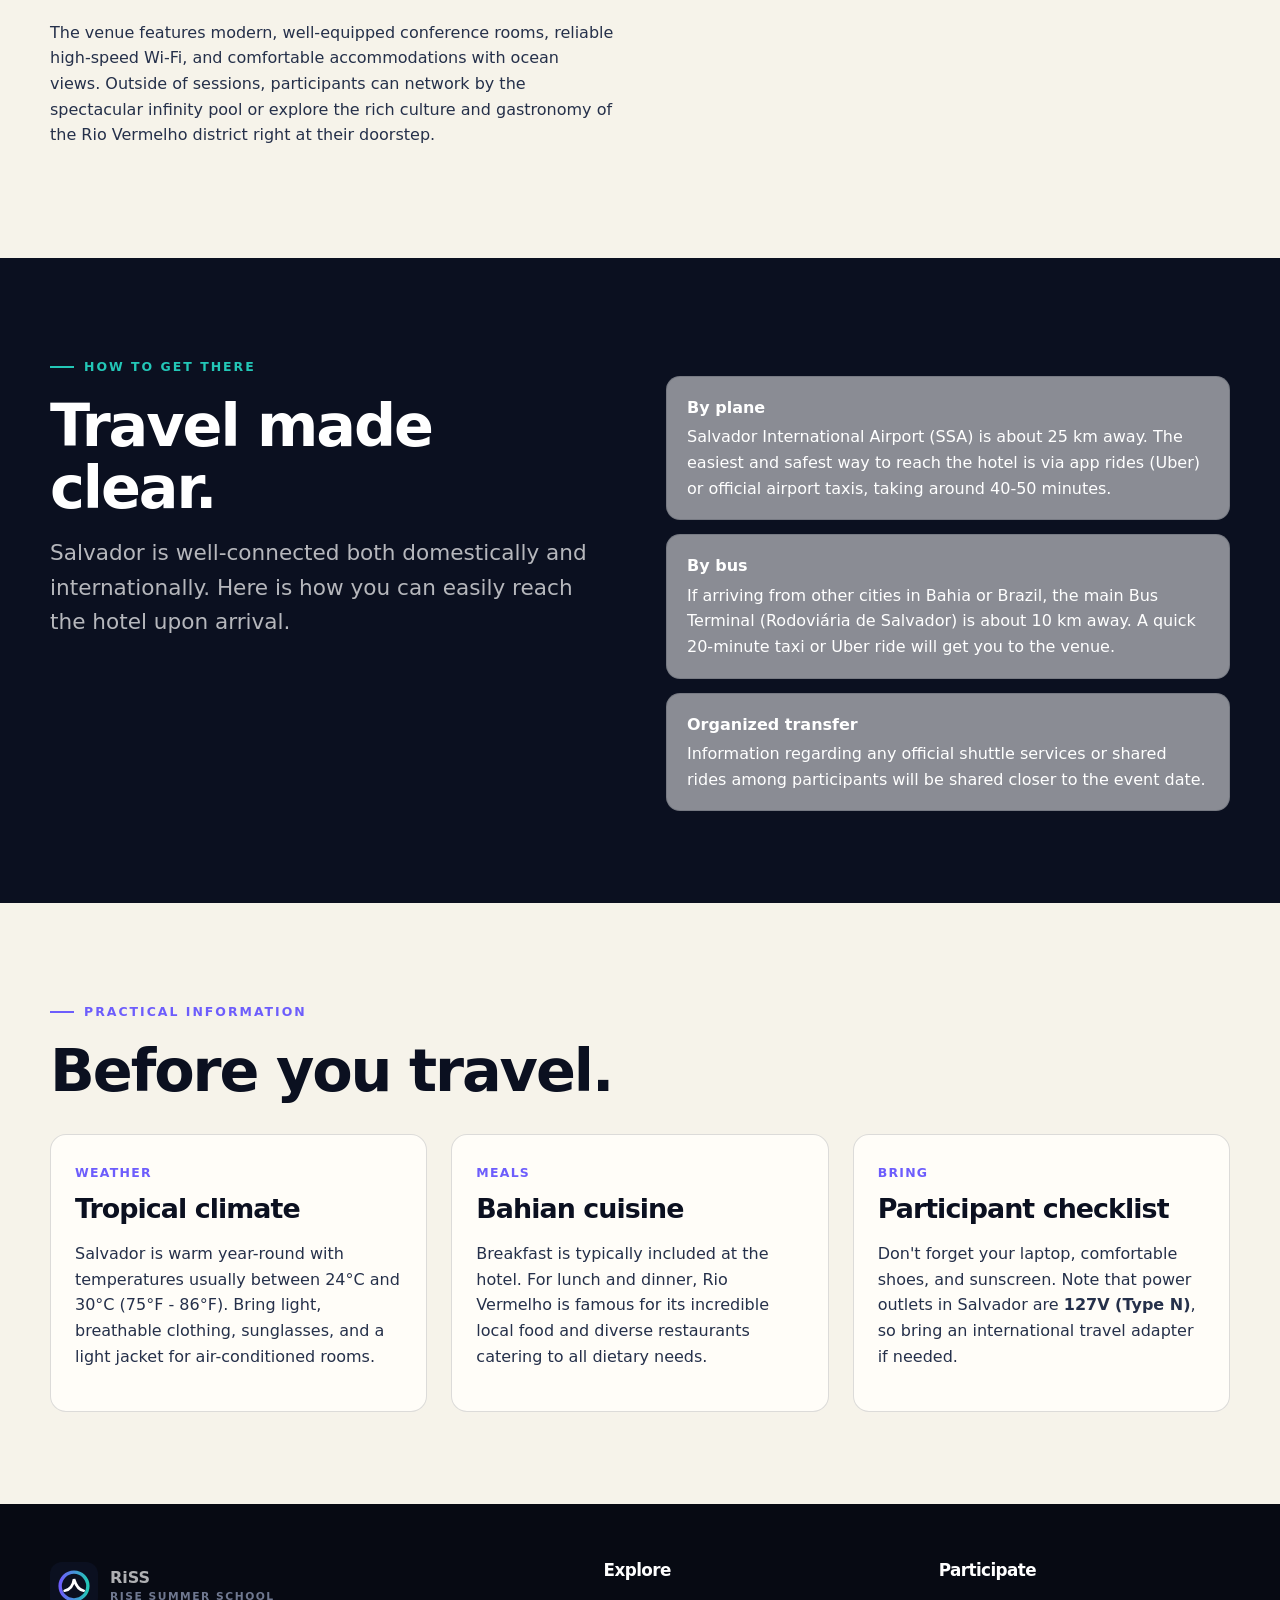
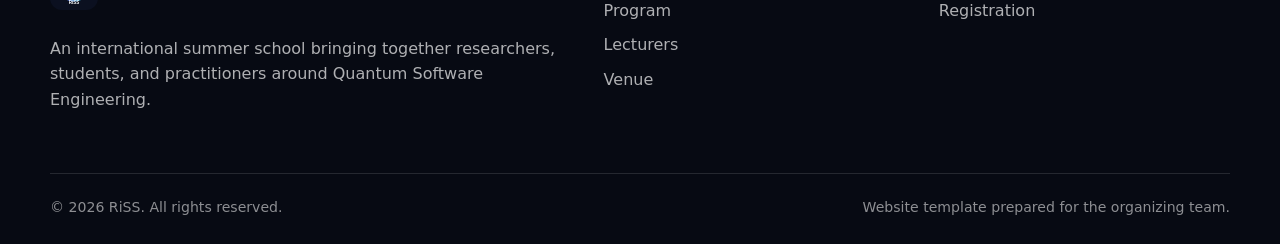
<file: venue.html>
<!doctype html>
<html lang="en">
<head>
  <meta charset="utf-8">
  <meta name="viewport" content="width=device-width, initial-scale=1">
  <meta name="description" content="Venue, travel, and practical information for RiSS.">
  <meta name="theme-color" content="#0b1020">
  <title>Venue · RiSS</title>
  <link rel="icon" href="templates/branding/riss-logo-placeholder.svg" type="image/svg+xml">
  <link rel="stylesheet" href="assets/css/styles.css">
</head>
<body>
<a class="skip-link" href="#main">Skip to content</a>
<header class="site-header">
  <div class="container navbar">
    <a class="brand" href="index.html" aria-label="RiSS home">
      <img src="templates/branding/riss-logo-placeholder.svg" alt="RiSS logo">
      <span class="brand-text">RiSS <small>RiSE Summer School</small></span>
    </a>
    <button class="menu-button" type="button" data-menu-button aria-expanded="false" aria-controls="main-navigation">Menu</button>
    <nav class="nav-links" id="main-navigation" data-nav aria-label="Primary navigation">
      <a href="index.html" aria-current="page">Home</a>
      <a href="program.html" >Program</a>
      <a href="lecturers.html" >Lecturers</a>
      <a href="venue.html" >Venue</a>
      <a class="button button-primary" href="register.html" >Registration</a>
    </nav>
  </div>
</header>
<main id="main">
  <section class="page-hero">
    <div class="container">
      <div class="breadcrumb">RiSS / Venue</div>
      <h1>Venue & location.</h1>
      <p class="lead">Discover our host institution, explore travel options, and get practical details for your stay in vibrant Salvador.</p>
    </div>
  </section>
  <section class="section">
    <div class="container">
      <div class="venue-gallery">
        <img src="templates/venue/venue-main.jpg" alt="Mercure Salvador Rio Vermelho">
        <img src="templates/venue/venue-detail-01.jpg" alt="Ocean view pool">
        <img src="templates/venue/venue-detail-02.jpg" alt="Conference rooms">
      </div>
      <div class="grid-2" style="margin-top:56px;align-items:start">
        <div>
          <p class="eyebrow">About the venue</p>
          <h2>Mercure Salvador Rio Vermelho</h2>
          <p class="lead">Located in the heart of Salvador's most vibrant and bohemian neighborhood, this oceanfront hotel offers the perfect balance of focused learning and relaxation.</p>
          <p>The venue features modern, well-equipped conference rooms, reliable high-speed Wi-Fi, and comfortable accommodations with ocean views. Outside of sessions, participants can network by the spectacular infinity pool or explore the rich culture and gastronomy of the Rio Vermelho district right at their doorstep.</p>
        </div>
        <div class="quote-card">
          <h3>Event address</h3>
          <p>Mercure Salvador Rio Vermelho<br>Rua da Fonte do Boi, 215 - Rio Vermelho<br>Salvador, Bahia, 41940-360<br>Brazil</p>
          <a class="button button-light" href="https://www.google.com/maps/search/?api=1&query=Mercure+Salvador+Rio+Vermelho" target="_blank" rel="noopener noreferrer">Open map</a>
        </div>
      </div>
    </div>
  </section>
  <section class="section dark-section">
    <div class="container grid-2" style="align-items:start">
      <div>
        <p class="eyebrow">How to get there</p>
        <h2>Travel made clear.</h2>
        <p class="lead">Salvador is well-connected both domestically and internationally. Here is how you can easily reach the hotel upon arrival.</p>
      </div>
      <div class="info-list">
        <div class="info-item">
          <strong>By plane</strong>
          <span>Salvador International Airport (SSA) is about 25 km away. The easiest and safest way to reach the hotel is via app rides (Uber) or official airport taxis, taking around 40-50 minutes.</span>
        </div>
        <div class="info-item">
          <strong>By bus</strong>
          <span>If arriving from other cities in Bahia or Brazil, the main Bus Terminal (Rodoviária de Salvador) is about 10 km away. A quick 20-minute taxi or Uber ride will get you to the venue.</span>
        </div>
        <div class="info-item">
          <strong>Organized transfer</strong>
          <span>Information regarding any official shuttle services or shared rides among participants will be shared closer to the event date.</span>
        </div>
      </div>
    </div>
  </section>
  <section class="section">
    <div class="container">
      <p class="eyebrow">Practical information</p>
      <h2>Before you travel.</h2>
      <div class="grid-3" style="margin-top:32px">
        <div class="card">
          <div class="card-body">
            <span class="card-tag">Weather</span>
            <h3>Tropical climate</h3>
            <p>Salvador is warm year-round with temperatures usually between 24°C and 30°C (75°F - 86°F). Bring light, breathable clothing, sunglasses, and a light jacket for air-conditioned rooms.</p>
          </div>
        </div>
        <div class="card">
          <div class="card-body">
            <span class="card-tag">Meals</span>
            <h3>Bahian cuisine</h3>
            <p>Breakfast is typically included at the hotel. For lunch and dinner, Rio Vermelho is famous for its incredible local food and diverse restaurants catering to all dietary needs.</p>
          </div>
        </div>
        <div class="card">
          <div class="card-body">
            <span class="card-tag">Bring</span>
            <h3>Participant checklist</h3>
            <p>Don't forget your laptop, comfortable shoes, and sunscreen. Note that power outlets in Salvador are <strong>127V (Type N)</strong>, so bring an international travel adapter if needed.</p>
          </div>
        </div>
      </div>
    </div>
  </section>
</main>
<footer class="site-footer">
  <div class="container">
    <div class="footer-grid">
      <div>
        <a class="brand" href="index.html">
          <img src="templates/branding/riss-logo-placeholder.svg" alt="RiSS logo">
          <span class="brand-text">RiSS <small>RiSE Summer School</small></span>
        </a>
        <p style="margin-top:18px;max-width:560px">An international summer school bringing together researchers, students, and practitioners around Quantum Software Engineering.</p>
      </div>
      <div>
        <h3 style="font-size:1.05rem">Explore</h3>
        <div class="footer-links">
          <a href="program.html">Program</a><a href="lecturers.html">Lecturers</a><a href="venue.html">Venue</a>
        </div>
      </div>
      <div>
        <h3 style="font-size:1.05rem">Participate</h3>
        <div class="footer-links">
          <a href="register.html">Registration</a>
        </div>
      </div>
    </div>
    <div class="footer-bottom">
      <span>© <span data-current-year></span> RiSS. All rights reserved.</span>
      <span>Website template prepared for the organizing team.</span>
    </div>
  </div>
</footer>
<script src="assets/js/site.js"></script>

</body>
</html>
</file>
<file: assets/css/styles.css>
:root {
  --ink: #0b1020;
  --ink-soft: #25304a;
  --paper: #f6f3ea;
  --paper-2: #fffdf8;
  --accent: #6d5dfc;
  --accent-2: #23c7b7;
  --accent-3: #ff7a59;
  --line: rgba(11, 16, 32, 0.14);
  --white: #ffffff;
  --shadow: 0 18px 60px rgba(11, 16, 32, 0.12);
  --radius: 26px;
  --radius-sm: 16px;
  --max: 1180px;
}

* { box-sizing: border-box; }
html { scroll-behavior: smooth; }
body {
  margin: 0;
  font-family: Inter, ui-sans-serif, system-ui, -apple-system, BlinkMacSystemFont, "Segoe UI", sans-serif;
  color: var(--ink);
  background: var(--paper);
  line-height: 1.6;
}
img { max-width: 100%; display: block; }
a { color: inherit; }
button, input, textarea, select { font: inherit; }

.skip-link {
  position: fixed;
  left: 12px;
  top: -100px;
  z-index: 9999;
  background: var(--white);
  color: var(--ink);
  padding: 10px 14px;
  border-radius: 10px;
}
.skip-link:focus { top: 12px; }

.container { width: min(calc(100% - 40px), var(--max)); margin-inline: auto; }
.section { padding: 92px 0; }
.section-sm { padding: 56px 0; }
.eyebrow {
  display: inline-flex;
  align-items: center;
  gap: 10px;
  text-transform: uppercase;
  letter-spacing: .16em;
  font-weight: 800;
  font-size: .78rem;
  color: var(--accent);
}
.eyebrow::before { content: ""; width: 24px; height: 2px; background: currentColor; }

h1, h2, h3, h4 { line-height: 1.05; margin: 0 0 18px; letter-spacing: -.035em; }
h1 { font-size: clamp(3.1rem, 8vw, 7.5rem); }
h2 { font-size: clamp(2.2rem, 4.6vw, 4.7rem); }
h3 { font-size: clamp(1.4rem, 2.1vw, 2.15rem); }
p { margin: 0 0 18px; color: var(--ink-soft); }
.lead { font-size: clamp(1.05rem, 1.8vw, 1.35rem); max-width: 760px; }
.muted { color: #64708a; }

.site-header {
  position: sticky;
  top: 0;
  z-index: 1000;
  background: rgba(246, 243, 234, .88);
  backdrop-filter: blur(18px);
  border-bottom: 1px solid rgba(11,16,32,.08);
}
.navbar {
  min-height: 82px;
  display: flex;
  align-items: center;
  justify-content: space-between;
  gap: 28px;
}
.brand { display: inline-flex; align-items: center; gap: 12px; text-decoration: none; font-weight: 900; }
.brand img { width: 48px; height: 48px; }
.brand-text { display: flex; flex-direction: column; line-height: 1; }
.brand-text small { margin-top: 6px; font-size: .67rem; letter-spacing: .14em; color: #6f7890; text-transform: uppercase; }
.nav-links { display: flex; align-items: center; gap: 26px; }
.nav-links a { text-decoration: none; font-size: .86rem; font-weight: 800; letter-spacing: .08em; text-transform: uppercase; }
.nav-links a:hover, .nav-links a[aria-current="page"] { color: var(--accent); }
.menu-button { display: none; border: 0; background: transparent; font-weight: 900; cursor: pointer; }

.button {
  display: inline-flex;
  justify-content: center;
  align-items: center;
  min-height: 50px;
  padding: 0 22px;
  border-radius: 999px;
  text-decoration: none;
  font-weight: 850;
  border: 1px solid var(--ink);
  transition: .2s ease;
  cursor: pointer;
}
.button:hover { transform: translateY(-2px); box-shadow: 0 8px 24px rgba(11,16,32,.13); }
.button-primary { background: var(--ink); color: var(--white); }
.button-accent { background: var(--accent); color: var(--white); border-color: var(--accent); }
.button-light { background: var(--white); color: var(--ink); border-color: transparent; }
.button-ghost { background: transparent; }

.hero {
  position: relative;
  overflow: hidden;
  padding: 86px 0 56px;
  background:
    radial-gradient(circle at 80% 20%, rgba(35,199,183,.24), transparent 34%),
    radial-gradient(circle at 15% 5%, rgba(109,93,252,.22), transparent 30%),
    var(--paper);
}
.hero-grid { display: grid; grid-template-columns: 1.05fr .95fr; gap: 44px; align-items: center; }
.hero-kicker { display: flex; flex-wrap: wrap; gap: 10px; margin-bottom: 24px; }
.pill { display: inline-flex; padding: 8px 13px; border-radius: 999px; background: rgba(255,255,255,.74); border: 1px solid var(--line); font-size: .83rem; font-weight: 800; }
.hero h1 span { color: var(--accent); }
.hero-copy { max-width: 700px; }
.hero-actions { display: flex; flex-wrap: wrap; gap: 12px; margin-top: 30px; }
.hero-art { position: relative; }
.hero-art img { width: 100%; border-radius: var(--radius); box-shadow: var(--shadow); }
.hero-card {
  position: absolute;
  right: -10px;
  bottom: -18px;
  max-width: 280px;
  background: var(--ink);
  color: white;
  border-radius: 18px;
  padding: 20px;
  box-shadow: var(--shadow);
}
.hero-card p { color: rgba(255,255,255,.72); margin: 0; font-size: .92rem; }

.stat-strip {
  margin-top: 62px;
  display: grid;
  grid-template-columns: repeat(3, 1fr);
  border: 1px solid var(--line);
  border-radius: var(--radius-sm);
  overflow: hidden;
  background: rgba(255,255,255,.55);
}
.stat { padding: 26px 30px; border-right: 1px solid var(--line); }
.stat:last-child { border-right: 0; }
.stat strong { display: block; font-size: 1.65rem; }
.stat span { color: #657088; }

.grid-2 { display: grid; grid-template-columns: 1fr 1fr; gap: 52px; align-items: center; }
.grid-3 { display: grid; grid-template-columns: repeat(3, 1fr); gap: 24px; }
.grid-4 { display: grid; grid-template-columns: repeat(4, 1fr); gap: 22px; }

.card { background: var(--paper-2); border: 1px solid var(--line); border-radius: var(--radius-sm); overflow: hidden; }
.card-body { padding: 24px; }
.card-tag { display: inline-block; font-size: .78rem; font-weight: 900; text-transform: uppercase; letter-spacing: .1em; color: var(--accent); margin-bottom: 12px; }
.card img { aspect-ratio: 4/3; width: 100%; object-fit: cover; }
.card-link { display: inline-flex; margin-top: 8px; font-weight: 850; color: var(--accent); text-decoration: none; }
.card-link:hover { text-decoration: underline; }

.dark-section { background: var(--ink); color: var(--white); }
.dark-section p { color: rgba(255,255,255,.7); }
.dark-section .eyebrow { color: var(--accent-2); }

.feature-image { border-radius: var(--radius); box-shadow: var(--shadow); }
.quote-card { padding: 34px; border-radius: var(--radius-sm); background: var(--accent); color: white; }
.quote-card p { color: rgba(255,255,255,.86); }

.page-hero { padding: 92px 0 66px; background: var(--ink); color: white; }
.page-hero p { color: rgba(255,255,255,.68); }
.page-hero h1 { max-width: 1000px; font-size: clamp(3rem, 7vw, 6.5rem); }
.breadcrumb { color: var(--accent-2); text-transform: uppercase; letter-spacing: .14em; font-weight: 900; font-size: .78rem; margin-bottom: 18px; }

.schedule { display: grid; gap: 28px; }
.day { border-radius: var(--radius); background: var(--paper-2); border: 1px solid var(--line); overflow: hidden; }
.day-header { padding: 26px 30px; display: flex; justify-content: space-between; gap: 20px; align-items: end; background: linear-gradient(120deg, rgba(109,93,252,.12), rgba(35,199,183,.12)); }
.day-header h2 { font-size: clamp(2rem, 4vw, 3.7rem); margin: 0; }
.session { display: grid; grid-template-columns: 140px 58px 1fr; gap: 20px; align-items: start; padding: 24px 30px; border-top: 1px solid var(--line); }
.session time { font-weight: 900; }
.session-icon { width: 46px; height: 46px; padding: 8px; border-radius: 14px; background: #edeafd; }
.session h3 { margin-bottom: 8px; }
.session p { margin-bottom: 0; }
.session a {
  color: var(--accent);
  text-decoration: underline;
  text-underline-offset: 3px;
}
.session a:hover {
  text-decoration: none;
}

.person-card { background: var(--paper-2); border: 1px solid var(--line); border-radius: var(--radius-sm); overflow: hidden; }
.person-card img { aspect-ratio: 4/5; width: 100%; object-fit: cover; }
.person-card .card-body { min-height: 220px; }
.person-meta { font-weight: 750; color: var(--accent); margin-bottom: 12px; }
.dark-section .person-card,
.dark-section .person-card h3 { color: var(--ink); }
.dark-section .person-card p { color: var(--ink-soft); }
.dark-section .person-card .person-meta { color: var(--accent); }
.lecturer-feature {
  display: grid;
  grid-template-columns: minmax(260px, .72fr) 1.28fr;
  overflow: hidden;
  border: 1px solid var(--line);
  border-radius: var(--radius);
  background: var(--paper-2);
  box-shadow: var(--shadow);
  scroll-margin-top: 100px;
}
.lecturer-feature + .lecturer-feature {
  margin-top: 40px;
}
.lecturer-portrait { min-height: 100%; background: var(--ink); }
.lecturer-portrait img {
  width: 100%;
  height: 100%;
  min-height: 720px;
  object-fit: cover;
  object-position: center top;
}
.lecturer-content { padding: clamp(28px, 5vw, 58px); }
.lecturer-content h2 { font-size: clamp(2.5rem, 5vw, 4.8rem); }
.lecturer-content a {
  color: var(--accent);
  text-decoration: underline;
  text-underline-offset: 3px;
}
.lecturer-content a:hover {
  text-decoration: none;
}
.talk-card {
  margin-top: 34px;
  padding: clamp(24px, 4vw, 38px);
  border-radius: var(--radius-sm);
  background: var(--ink);
  color: var(--white);
}
.talk-card .eyebrow { color: var(--accent-2); }
.talk-card h3 { max-width: 720px; }
.talk-card h4 {
  margin: 26px 0 8px;
  font-size: .78rem;
  letter-spacing: .14em;
  text-transform: uppercase;
  color: var(--accent-2);
}
.talk-card p { color: rgba(255,255,255,.74); }
.talk-card p:last-child { margin-bottom: 0; }
.talk-card a {
  color: var(--accent-2);
  text-decoration: underline;
  text-underline-offset: 3px;
  word-break: break-word;
}
.talk-card a:hover {
  color: var(--white);
}
.lecturer-roster-heading { margin: 76px 0 32px; }

.venue-gallery { display: grid; grid-template-columns: 1.4fr .8fr; grid-template-rows: 1fr 1fr; gap: 16px; }
.venue-gallery img { width: 100%; height: 100%; object-fit: cover; border-radius: 18px; }
.venue-gallery img:first-child { grid-row: 1 / span 2; }
.info-list { display: grid; gap: 14px; margin-top: 26px; }
.info-item { padding: 18px 20px; border: 1px solid var(--line); border-radius: 14px; background: rgba(255,255,255,.52); }
.info-item strong { display: block; margin-bottom: 4px; }

.form-card { max-width: 820px; margin: 0 auto; background: var(--paper-2); border: 1px solid var(--line); border-radius: var(--radius); padding: clamp(24px, 5vw, 54px); box-shadow: var(--shadow); }
.form-grid { display: grid; grid-template-columns: 1fr 1fr; gap: 18px; }
.field { display: grid; gap: 8px; }
.field.full { grid-column: 1 / -1; }
label { font-weight: 800; }
input, textarea, select {
  width: 100%;
  border: 1px solid #cfd4df;
  background: white;
  border-radius: 13px;
  padding: 14px 15px;
  color: var(--ink);
}
textarea { min-height: 150px; resize: vertical; }
input:focus, textarea:focus, select:focus { outline: 3px solid rgba(109,93,252,.2); border-color: var(--accent); }
.form-note { margin-top: 16px; font-size: .9rem; color: #68738a; }
.form-status { display: none; margin-top: 18px; padding: 14px 16px; background: #e8faf6; border: 1px solid #a9e6dc; border-radius: 12px; color: #135c53; font-weight: 750; }
.form-status.show { display: block; }

.logo-row { display: flex; flex-wrap: wrap; gap: 22px; align-items: center; }
.logo-row a {
  display: inline-flex;
  align-items: center;
  justify-content: center;
  min-height: 96px;
  padding: 16px 24px;
  border: 1px solid var(--line);
  border-radius: var(--radius-sm);
  background: var(--white);
}
.logo-row img { width: 190px; max-height: 72px; object-fit: contain; opacity: .88; }
.person-card-pending img { filter: grayscale(1); opacity: .64; }

.site-footer { background: #070a13; color: white; padding: 58px 0 26px; }
.footer-grid { display: grid; grid-template-columns: 1.4fr .8fr .8fr; gap: 44px; }
.site-footer p, .site-footer a { color: rgba(255,255,255,.68); }
.site-footer a { text-decoration: none; }
.site-footer a:hover { color: white; }
.footer-links { display: grid; gap: 9px; }
.footer-bottom { margin-top: 42px; padding-top: 22px; border-top: 1px solid rgba(255,255,255,.12); display: flex; justify-content: space-between; gap: 20px; font-size: .88rem; color: rgba(255,255,255,.54); }

.notice { padding: 16px 18px; background: #fff3d8; border: 1px solid #ecd18f; border-radius: 12px; color: #6d5313; }

@media (max-width: 980px) {
  .hero-grid, .grid-2, .lecturer-feature { grid-template-columns: 1fr; }
  .grid-4 { grid-template-columns: repeat(2, 1fr); }
  .grid-3 { grid-template-columns: 1fr 1fr; }
  .hero-art { max-width: 720px; }
  .lecturer-portrait img { min-height: 0; max-height: 680px; aspect-ratio: 4/5; }
  .nav-links {
    display: none;
    position: absolute;
    inset: 82px 20px auto;
    padding: 24px;
    background: var(--paper-2);
    border-radius: 18px;
    box-shadow: var(--shadow);
    flex-direction: column;
    align-items: stretch;
  }
  .nav-links.open { display: flex; }
  .menu-button { display: inline-flex; }
  .venue-gallery { grid-template-columns: 1fr 1fr; }
  .footer-grid { grid-template-columns: 1fr 1fr; }
  .footer-grid > :first-child { grid-column: 1/-1; }
}

@media (max-width: 680px) {
  .container { width: min(calc(100% - 28px), var(--max)); }
  .section { padding: 68px 0; }
  .hero { padding-top: 54px; }
  .hero-card { position: relative; right: auto; bottom: auto; margin: -18px 14px 0; }
  .stat-strip, .grid-3, .grid-4, .form-grid, .footer-grid { grid-template-columns: 1fr; }
  .stat { border-right: 0; border-bottom: 1px solid var(--line); }
  .stat:last-child { border-bottom: 0; }
  .session { grid-template-columns: 92px 42px 1fr; padding: 20px 18px; gap: 12px; }
  .session-icon { width: 38px; height: 38px; }
  .day-header { padding: 22px 18px; align-items: start; flex-direction: column; }
  .venue-gallery { grid-template-columns: 1fr; grid-template-rows: auto; }
  .venue-gallery img:first-child { grid-row: auto; }
  .footer-grid > :first-child { grid-column: auto; }
  .footer-bottom { flex-direction: column; }
}

/* Interactive enhancements */
body { overflow-x: hidden; }
body.menu-open { overflow: hidden; }

.sr-only {
  position: absolute;
  width: 1px;
  height: 1px;
  padding: 0;
  margin: -1px;
  overflow: hidden;
  clip: rect(0, 0, 0, 0);
  white-space: nowrap;
  border: 0;
}

.scroll-progress {
  position: fixed;
  inset: 0 0 auto;
  height: 3px;
  z-index: 2000;
  pointer-events: none;
}
.scroll-progress span {
  display: block;
  width: 100%;
  height: 100%;
  background: linear-gradient(90deg, var(--accent), var(--accent-2), var(--accent-3));
  transform: scaleX(0);
  transform-origin: left;
  will-change: transform;
}

.site-header,
.navbar,
.brand img { transition: min-height .25s ease, background-color .25s ease, box-shadow .25s ease, width .25s ease, height .25s ease; }
.site-header.is-scrolled {
  background: rgba(246, 243, 234, .96);
  box-shadow: 0 10px 35px rgba(11, 16, 32, .08);
}
.site-header.is-scrolled .navbar { min-height: 68px; }
.site-header.is-scrolled .brand img { width: 42px; height: 42px; }

.nav-links > a:not(.button) { position: relative; }
.nav-links > a:not(.button)::after {
  content: "";
  position: absolute;
  left: 0;
  right: 0;
  bottom: -9px;
  height: 2px;
  background: var(--accent);
  transform: scaleX(0);
  transform-origin: right;
  transition: transform .25s ease;
}
.nav-links > a:not(.button):hover::after,
.nav-links > a:not(.button)[aria-current="page"]::after {
  transform: scaleX(1);
  transform-origin: left;
}

.button {
  position: relative;
  overflow: hidden;
  isolation: isolate;
  transition: transform .2s ease, box-shadow .2s ease, background-color .2s ease, border-color .2s ease;
}
.button-ripple {
  position: absolute;
  z-index: -1;
  border-radius: 50%;
  background: rgba(255, 255, 255, .38);
  transform: scale(0);
  pointer-events: none;
  animation: button-ripple .55s ease-out forwards;
}
@keyframes button-ripple {
  to { transform: scale(1); opacity: 0; }
}

.hero::before,
.hero::after {
  content: "";
  position: absolute;
  border-radius: 50%;
  pointer-events: none;
  filter: blur(2px);
  opacity: .65;
}
.hero::before {
  width: 260px;
  height: 260px;
  right: -100px;
  top: 14%;
  border: 1px solid rgba(109, 93, 252, .28);
  animation: orbit-float 9s ease-in-out infinite;
}
.hero::after {
  width: 120px;
  height: 120px;
  left: 4%;
  bottom: 10%;
  background: rgba(35, 199, 183, .12);
  animation: orbit-float 7s ease-in-out infinite reverse;
}
@keyframes orbit-float {
  0%, 100% { transform: translate3d(0, 0, 0) rotate(0); }
  50% { transform: translate3d(0, -18px, 0) rotate(8deg); }
}

.hero-art {
  --tilt-x: 0deg;
  --tilt-y: 0deg;
  --move-x: 0px;
  --move-y: 0px;
  transform: perspective(1100px) rotateX(var(--tilt-y)) rotateY(var(--tilt-x)) translate3d(var(--move-x), var(--move-y), 0);
  transform-style: preserve-3d;
  transition: transform .28s ease-out;
  will-change: transform;
}
.hero-art img { transition: filter .35s ease, transform .35s ease; }
.hero-art:hover img { filter: saturate(1.06) contrast(1.02); }
.hero-card { animation: card-float 5s ease-in-out infinite; }
@keyframes card-float {
  0%, 100% { transform: translateY(0); }
  50% { transform: translateY(-8px); }
}

.card,
.person-card,
.info-item,
.quote-card,
.feature-image,
.venue-gallery img,
.logo-row img {
  transition: transform .28s ease, box-shadow .28s ease, border-color .28s ease, opacity .28s ease, filter .28s ease;
}
.card img,
.person-card img { transition: transform .45s cubic-bezier(.2, .7, .2, 1); }

@media (hover: hover) {
  .card:hover,
  .person-card:hover,
  .info-item:hover {
    transform: translateY(-7px);
    border-color: rgba(109, 93, 252, .35);
    box-shadow: 0 20px 46px rgba(11, 16, 32, .12);
  }
  .card:hover img,
  .person-card:hover img { transform: scale(1.045); }
  .quote-card:hover,
  .feature-image:hover,
  .venue-gallery img:hover { transform: translateY(-5px); box-shadow: 0 24px 58px rgba(11, 16, 32, .16); }
  .logo-row img:hover { opacity: 1; transform: scale(1.04); filter: grayscale(0); }
}

.reveal {
  opacity: 0;
  transform: translate3d(0, 24px, 0);
  transition: opacity .68s ease var(--reveal-delay, 0ms), transform .68s cubic-bezier(.2, .7, .2, 1) var(--reveal-delay, 0ms);
}
.reveal.is-visible {
  opacity: 1;
  transform: translate3d(0, 0, 0);
}
.hero-art.reveal { transform: perspective(1100px) translate3d(0, 28px, 0); }
.hero-art.reveal.is-visible {
  transform: perspective(1100px) rotateX(var(--tilt-y)) rotateY(var(--tilt-x)) translate3d(var(--move-x), var(--move-y), 0);
}

.day-header { position: relative; }
.day-toggle {
  flex: 0 0 auto;
  width: 46px;
  height: 46px;
  margin-left: auto;
  border: 1px solid rgba(11, 16, 32, .16);
  border-radius: 50%;
  background: rgba(255, 255, 255, .7);
  color: var(--ink);
  cursor: pointer;
  display: grid;
  place-items: center;
  transition: transform .25s ease, background-color .25s ease, box-shadow .25s ease;
}
.day-toggle:hover { background: white; box-shadow: 0 8px 22px rgba(11, 16, 32, .1); }
.day-toggle-icon { display: block; font-size: 1.45rem; line-height: 1; transform: rotate(180deg); transition: transform .28s ease; }
.day.is-collapsed .day-toggle-icon { transform: rotate(0); }
.day-content {
  overflow: hidden;
  max-height: none;
  transition: max-height .42s cubic-bezier(.2, .7, .2, 1);
}
.day.is-collapsed .day-content { pointer-events: none; }

.form-status.show { animation: status-in .32s ease both; }
@keyframes status-in {
  from { opacity: 0; transform: translateY(8px); }
  to { opacity: 1; transform: translateY(0); }
}

.scroll-top {
  position: fixed;
  right: 22px;
  bottom: 22px;
  z-index: 1100;
  width: 48px;
  height: 48px;
  border: 0;
  border-radius: 50%;
  background: var(--ink);
  color: white;
  box-shadow: 0 14px 34px rgba(11, 16, 32, .24);
  cursor: pointer;
  opacity: 0;
  visibility: hidden;
  transform: translateY(14px) scale(.9);
  transition: opacity .22s ease, visibility .22s ease, transform .22s ease, background-color .22s ease;
}
.scroll-top:hover { background: var(--accent); }
.scroll-top.is-visible { opacity: 1; visibility: visible; transform: translateY(0) scale(1); }
.scroll-top span { font-size: 1.25rem; font-weight: 900; }

@media (max-width: 980px) {
  .nav-links {
    display: flex;
    opacity: 0;
    visibility: hidden;
    pointer-events: none;
    transform: translateY(-10px) scale(.985);
    transform-origin: top;
    transition: opacity .2s ease, visibility .2s ease, transform .2s ease;
  }
  .nav-links.open {
    display: flex;
    opacity: 1;
    visibility: visible;
    pointer-events: auto;
    transform: translateY(0) scale(1);
  }
  .nav-links > a:not(.button)::after { display: none; }
}

@media (max-width: 680px) {
  .day-header { flex-direction: row; align-items: center; }
  .day-header > div { min-width: 0; }
  .day-header > strong { display: none; }
  .day-toggle { width: 42px; height: 42px; }
  .scroll-top { right: 14px; bottom: 14px; }
}

@media (prefers-reduced-motion: reduce) {
  html { scroll-behavior: auto; }
  *, *::before, *::after {
    animation-duration: .01ms !important;
    animation-iteration-count: 1 !important;
    scroll-behavior: auto !important;
    transition-duration: .01ms !important;
  }
  .reveal { opacity: 1; transform: none; }
  .hero-art,
  .hero-art.reveal,
  .hero-art.reveal.is-visible { transform: none; }
}
</file>
